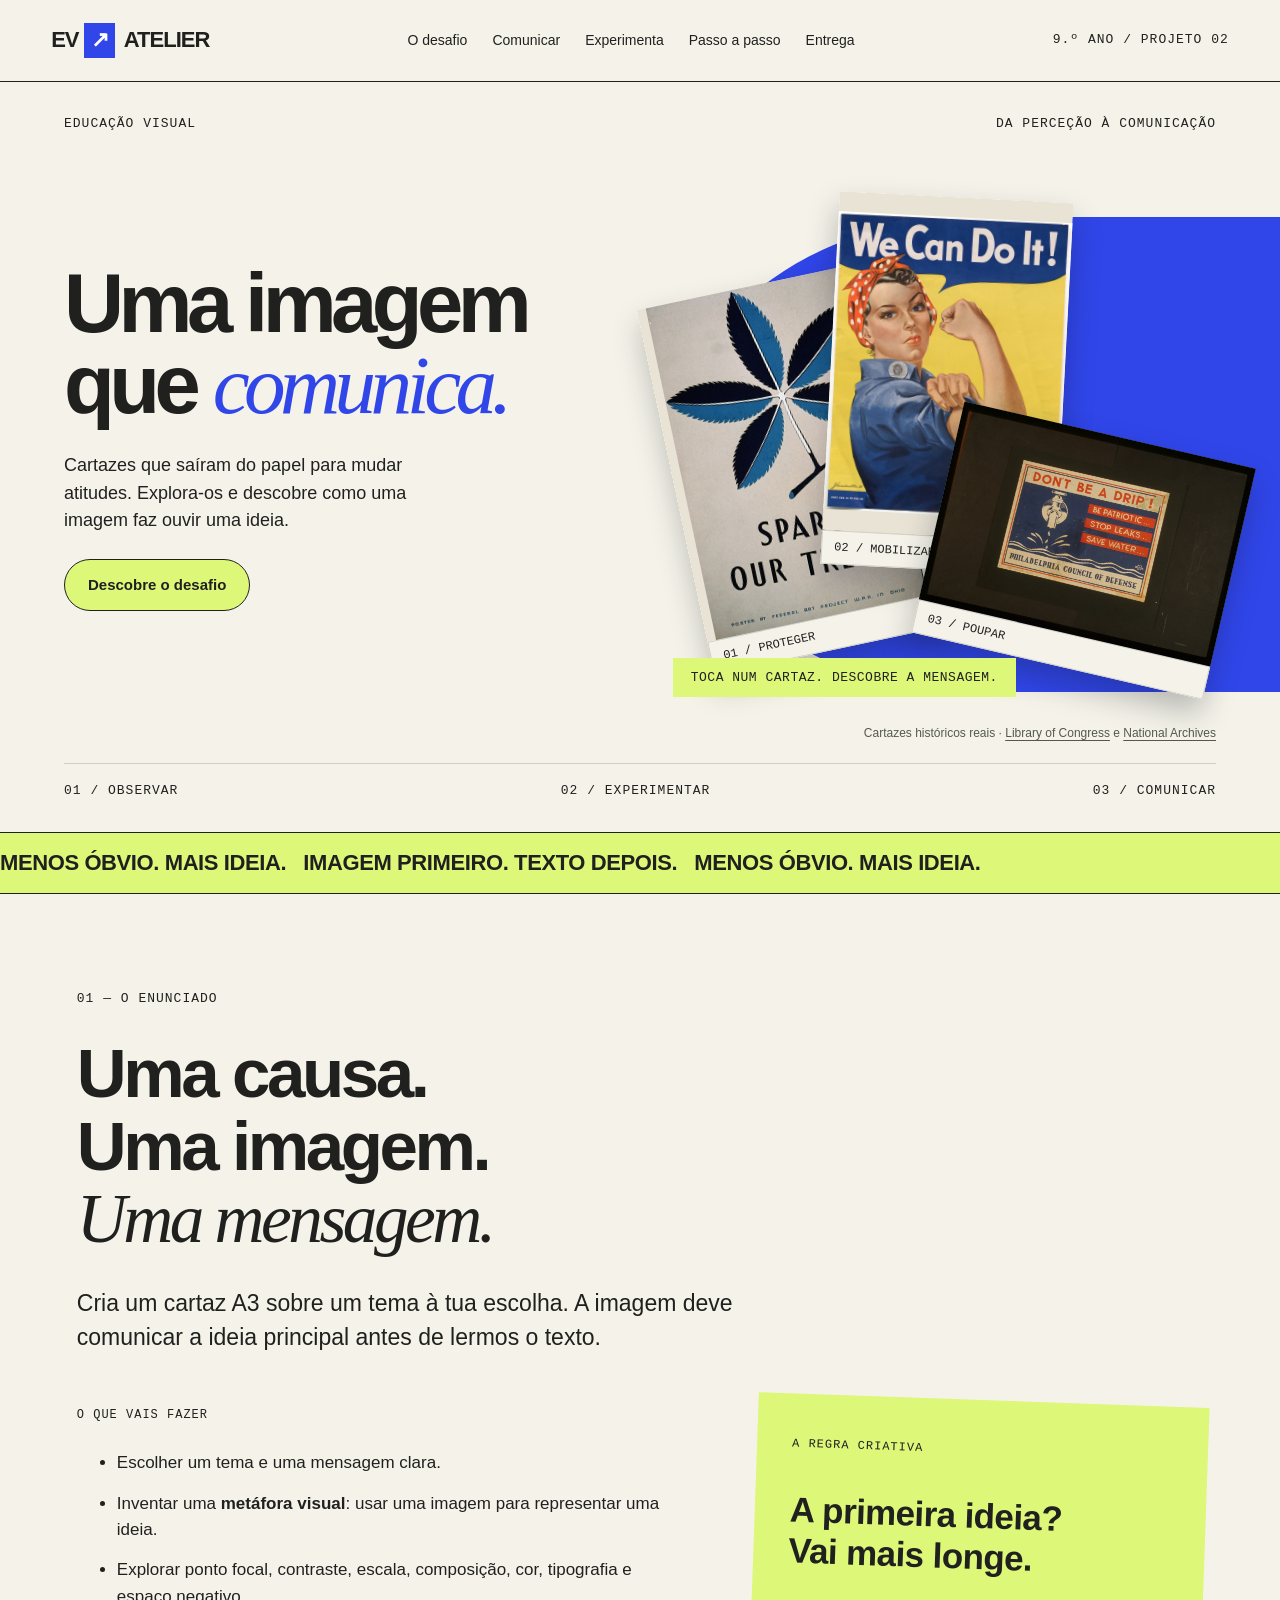
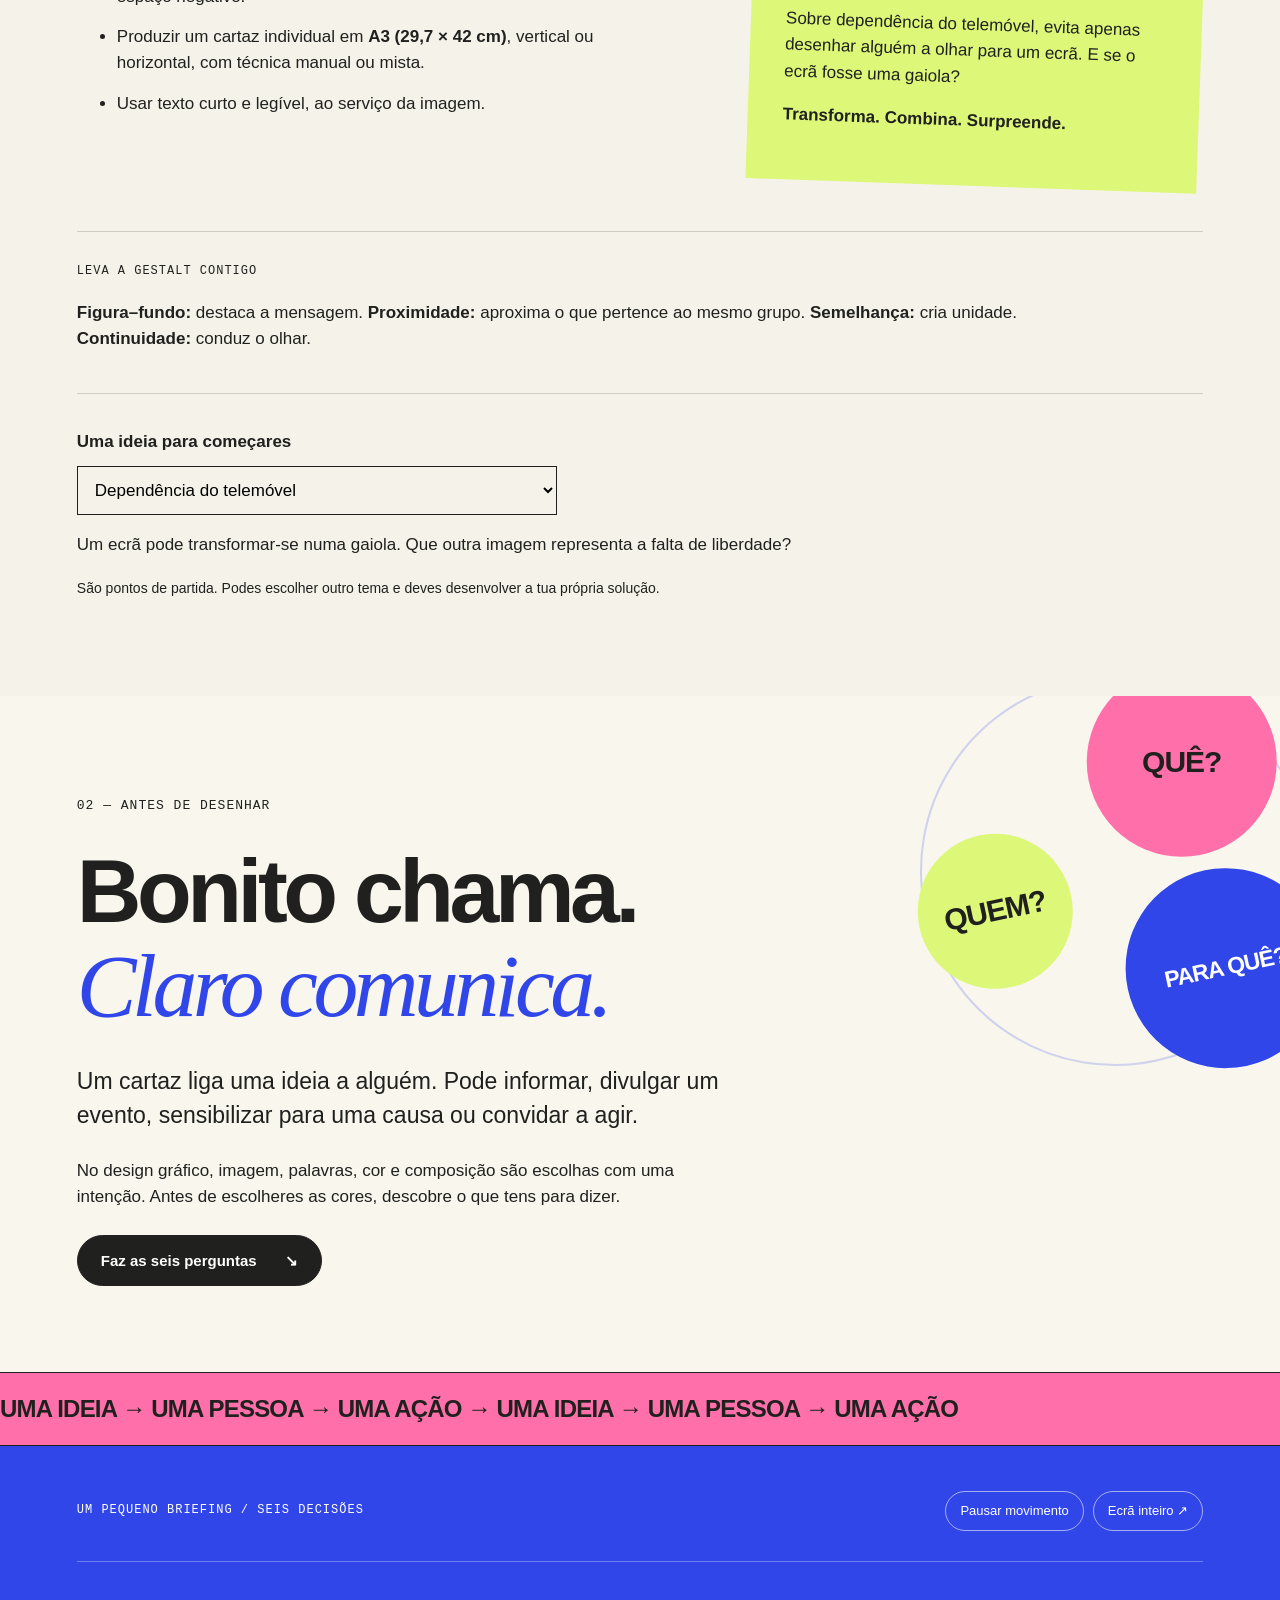
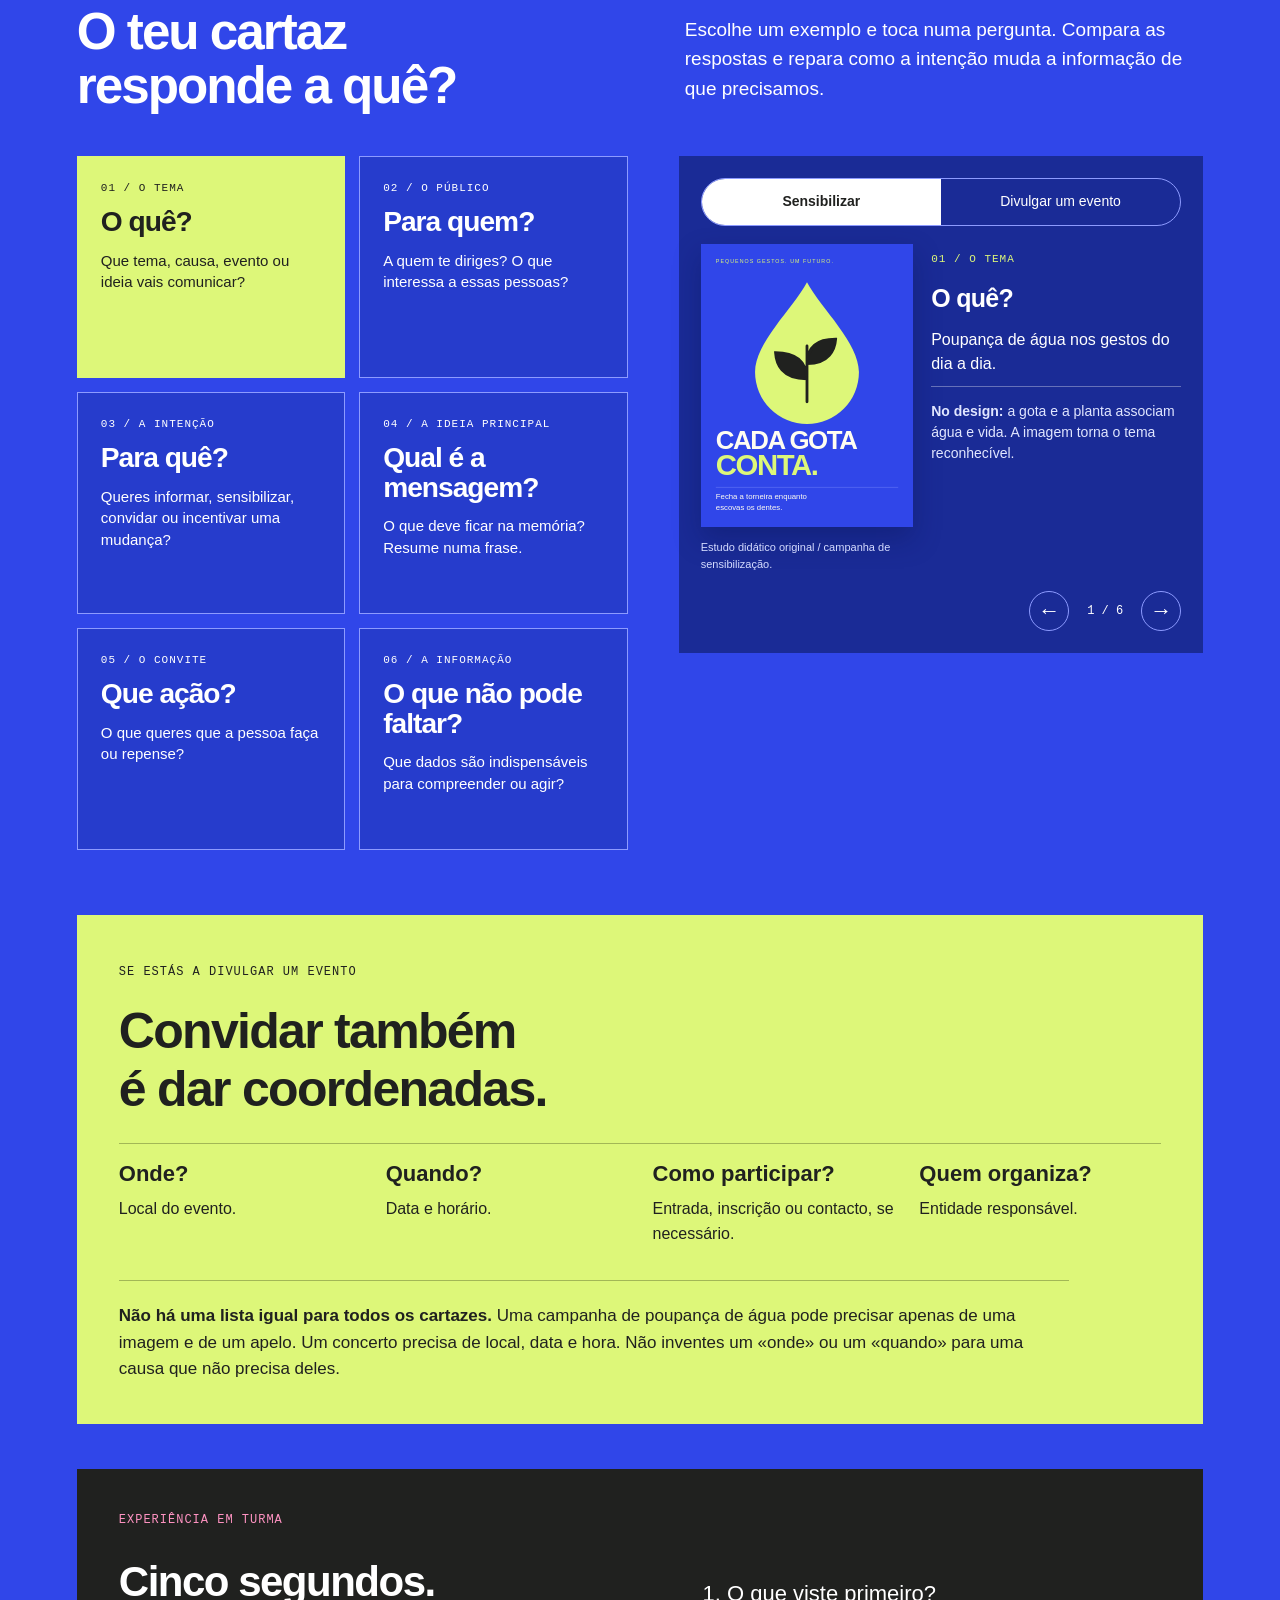
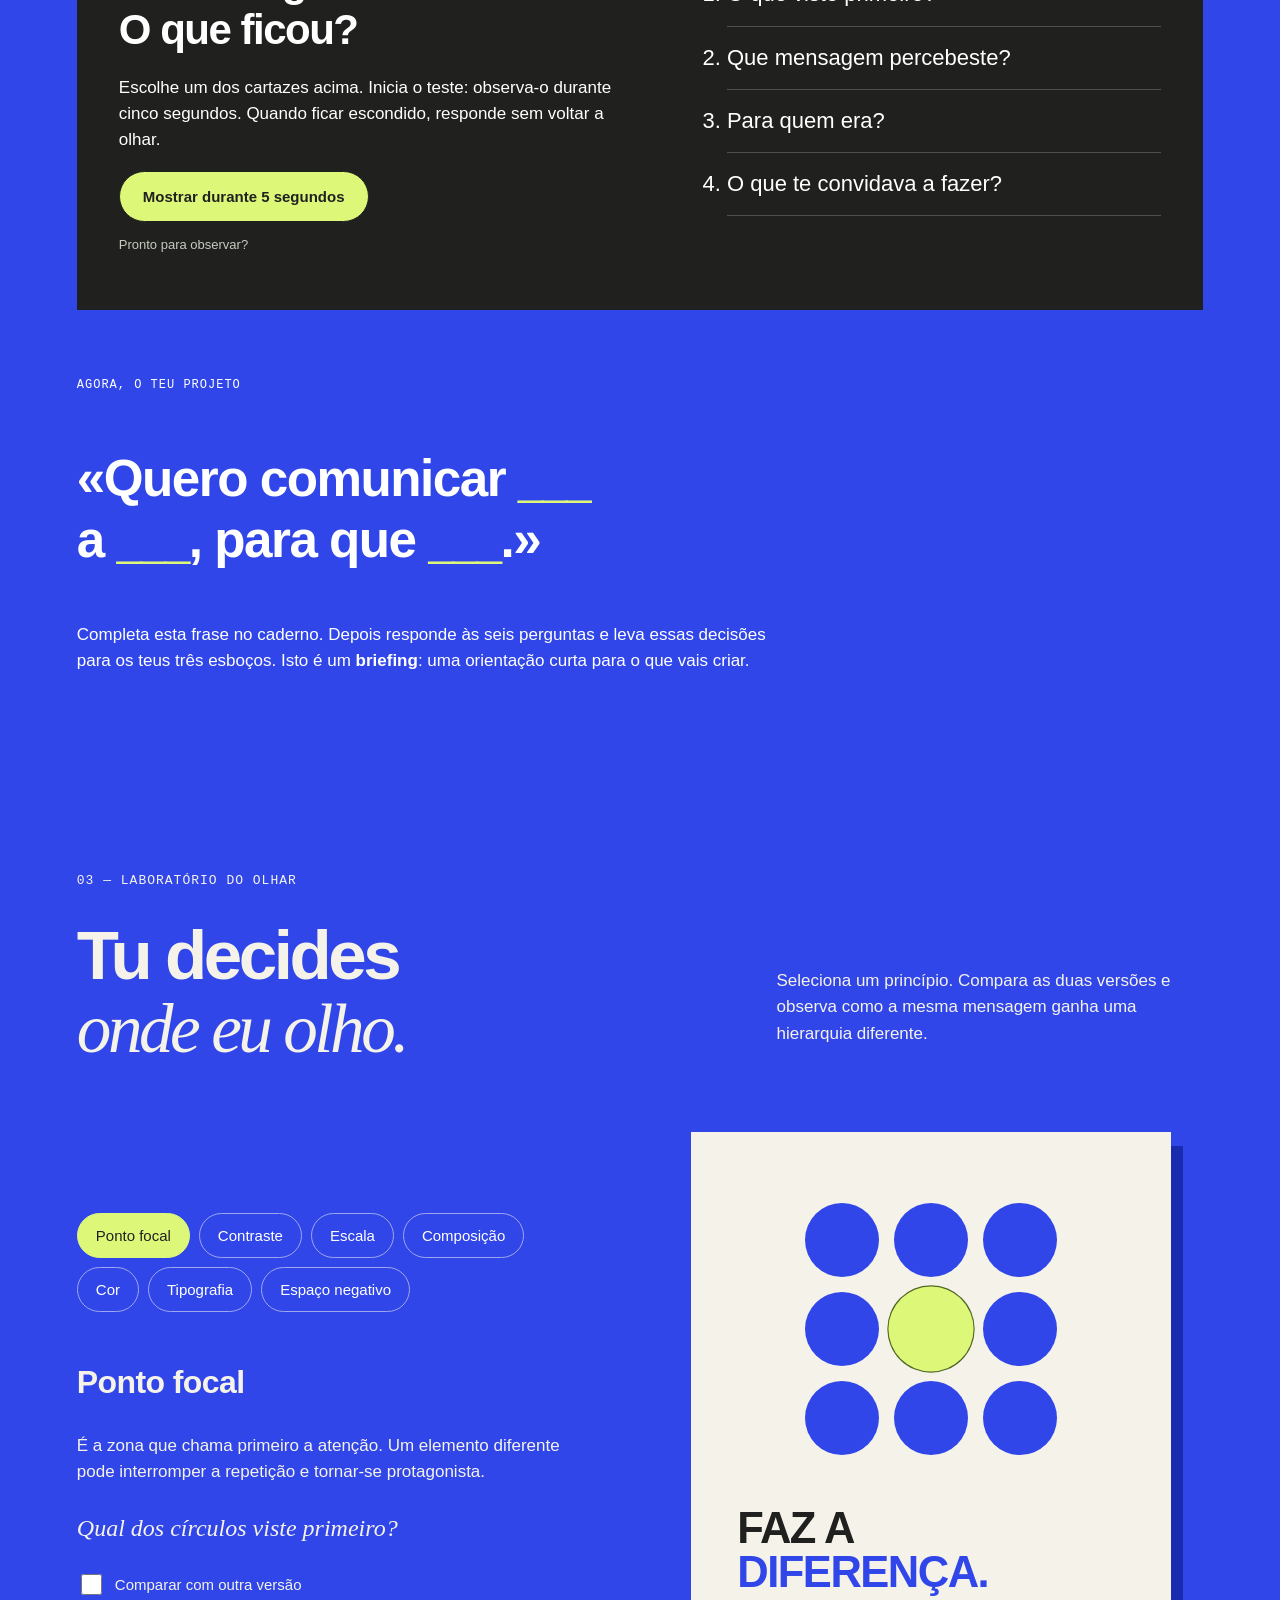
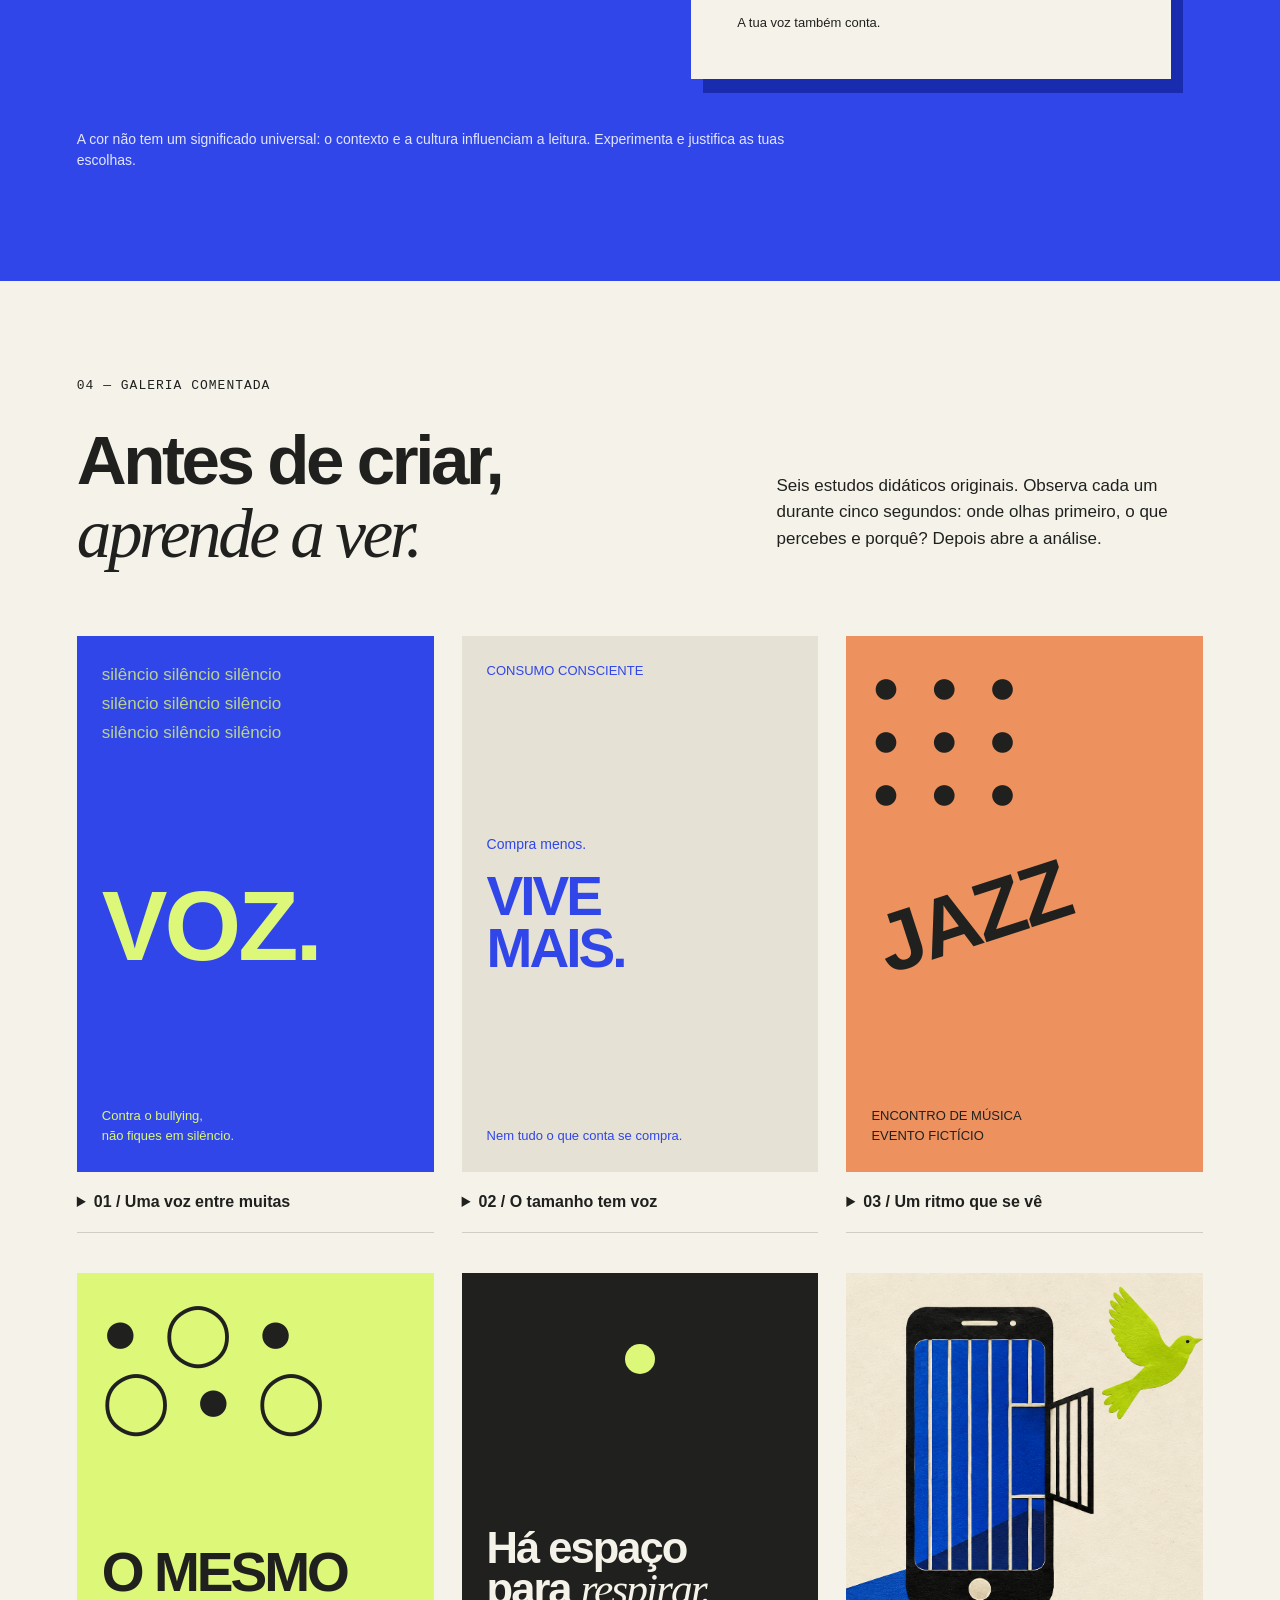
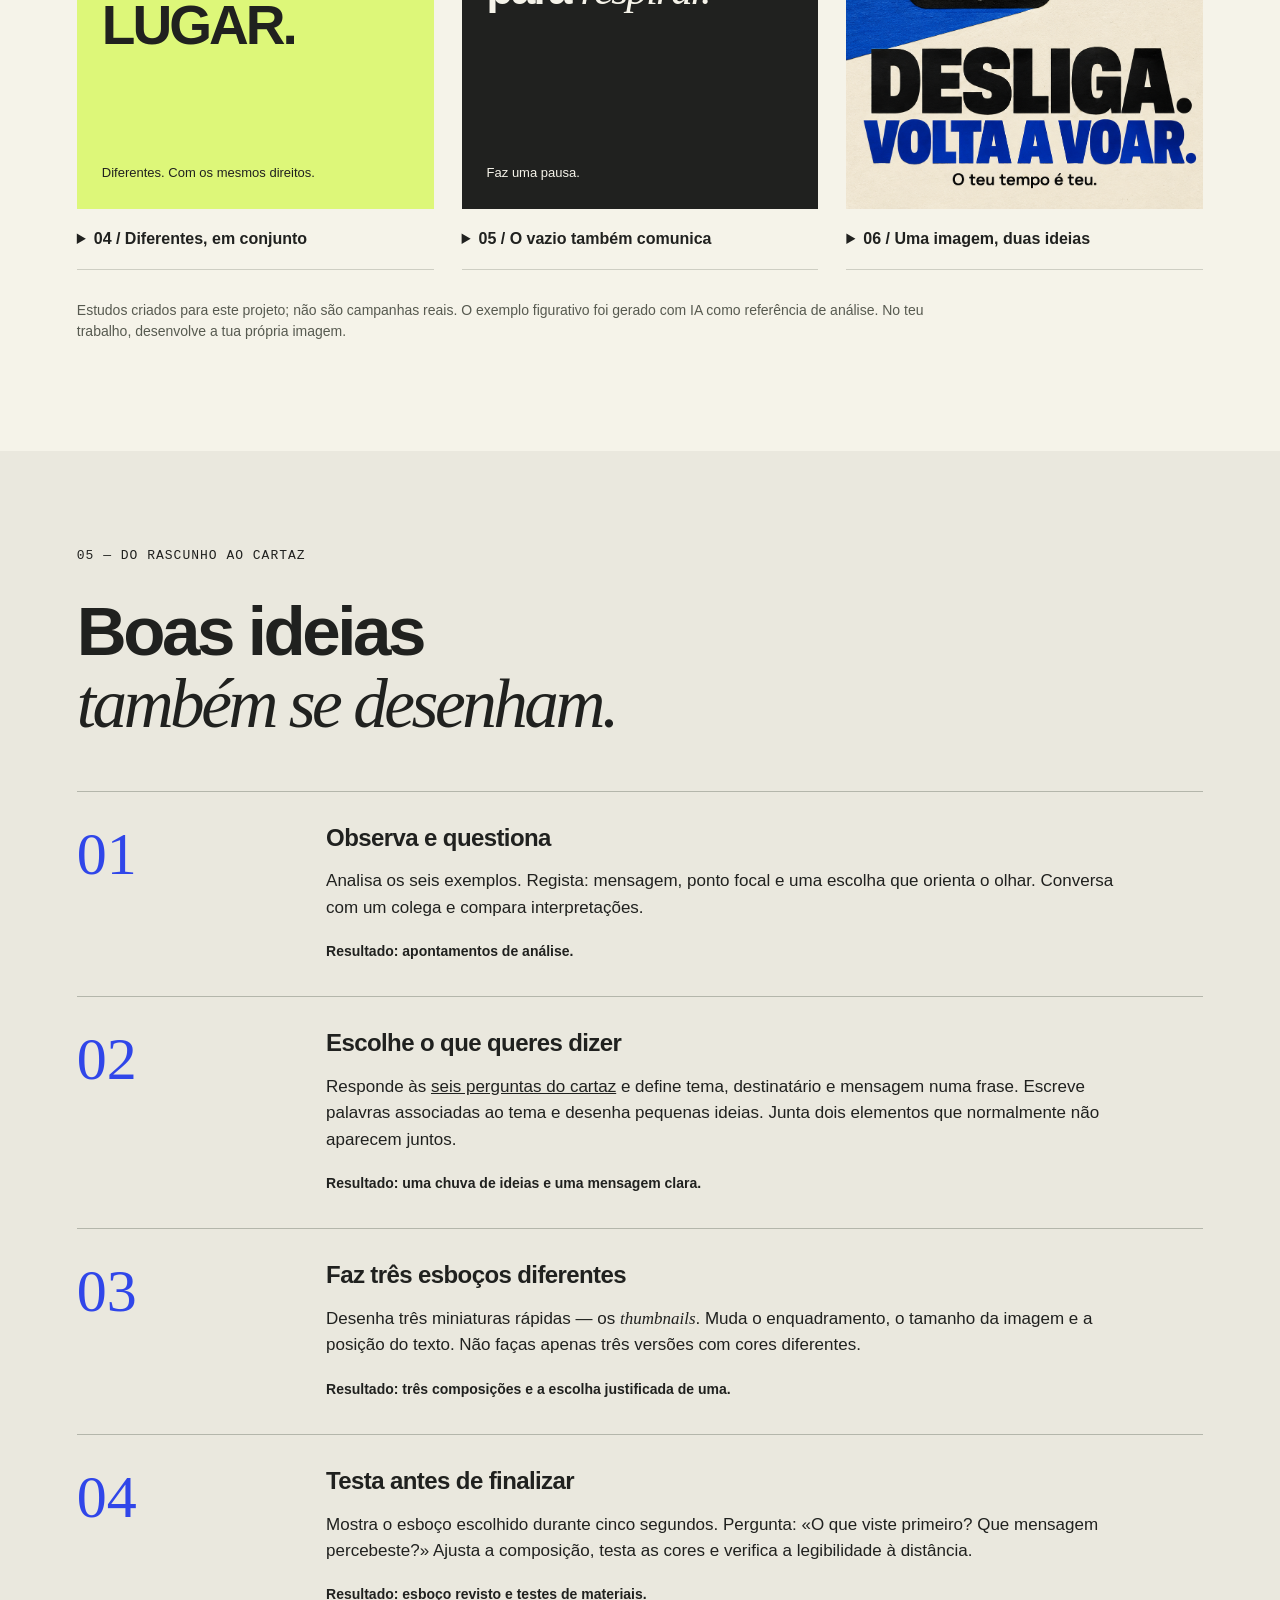
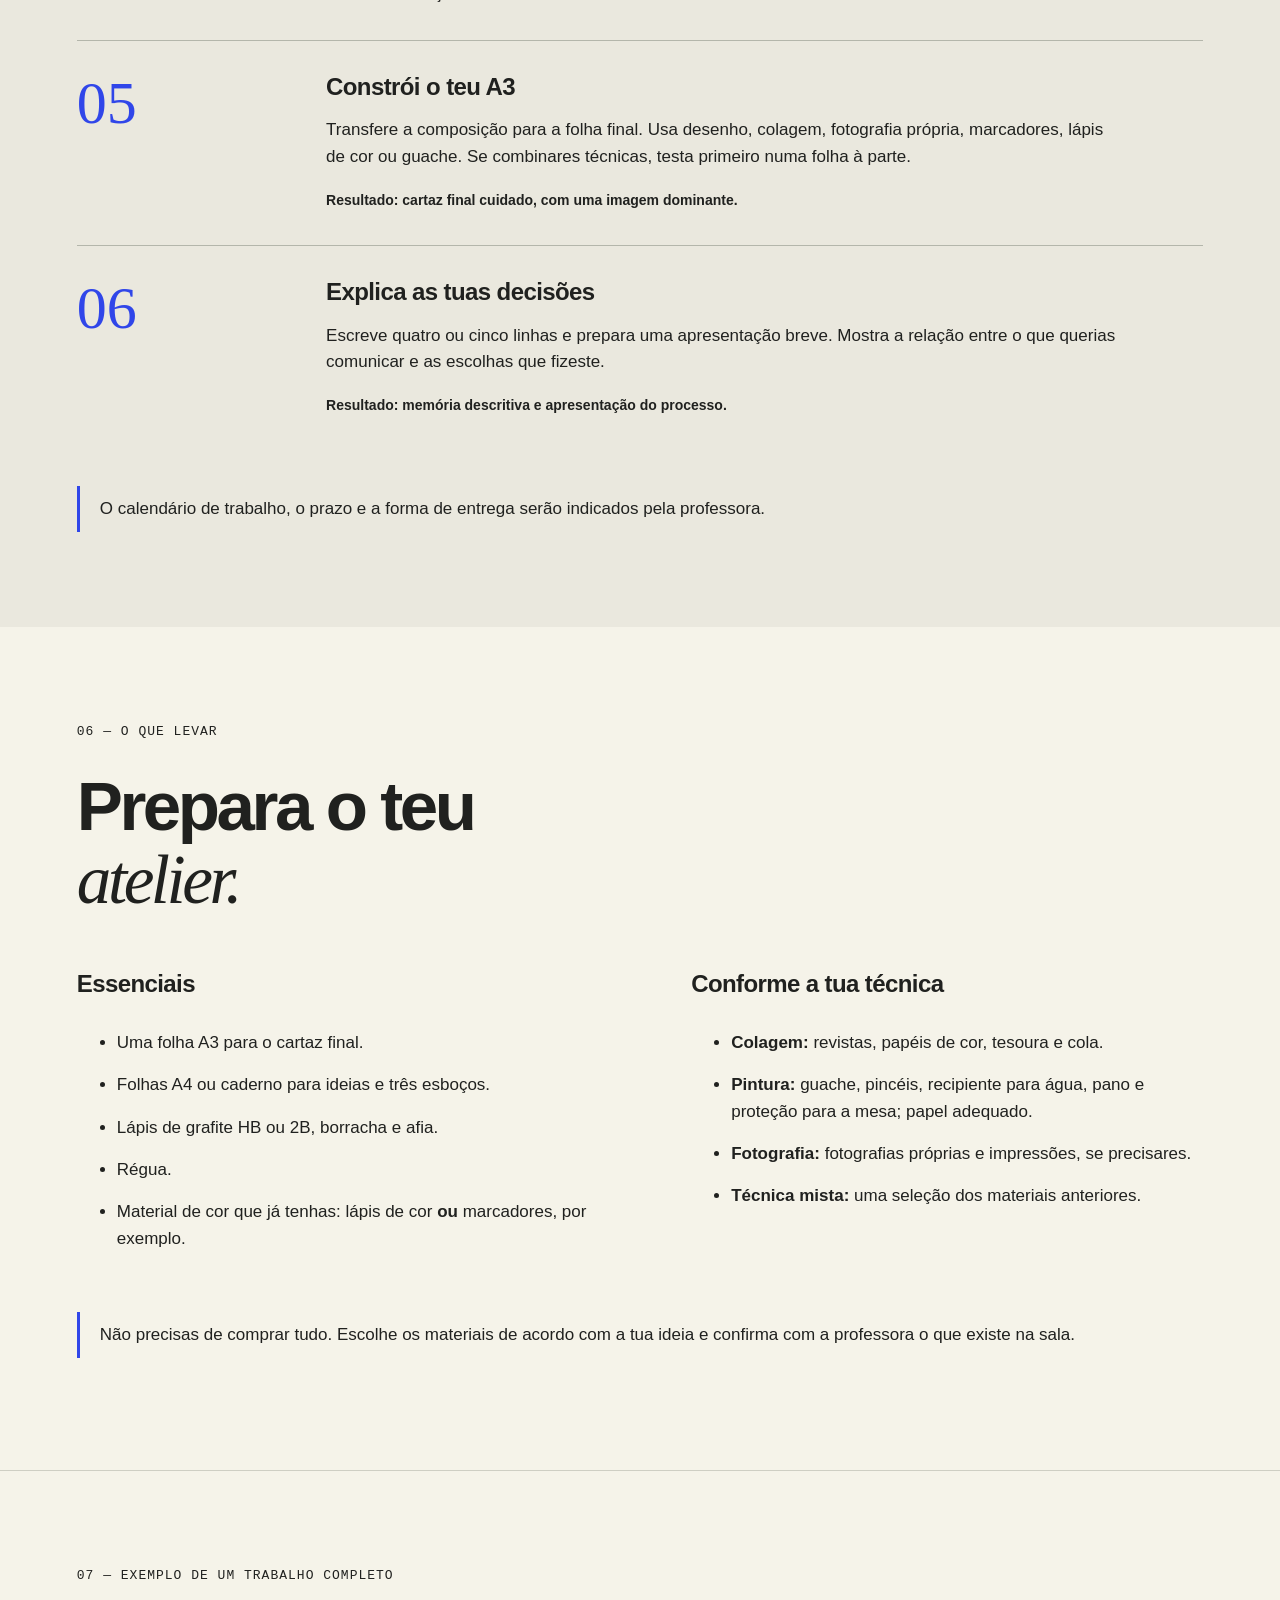
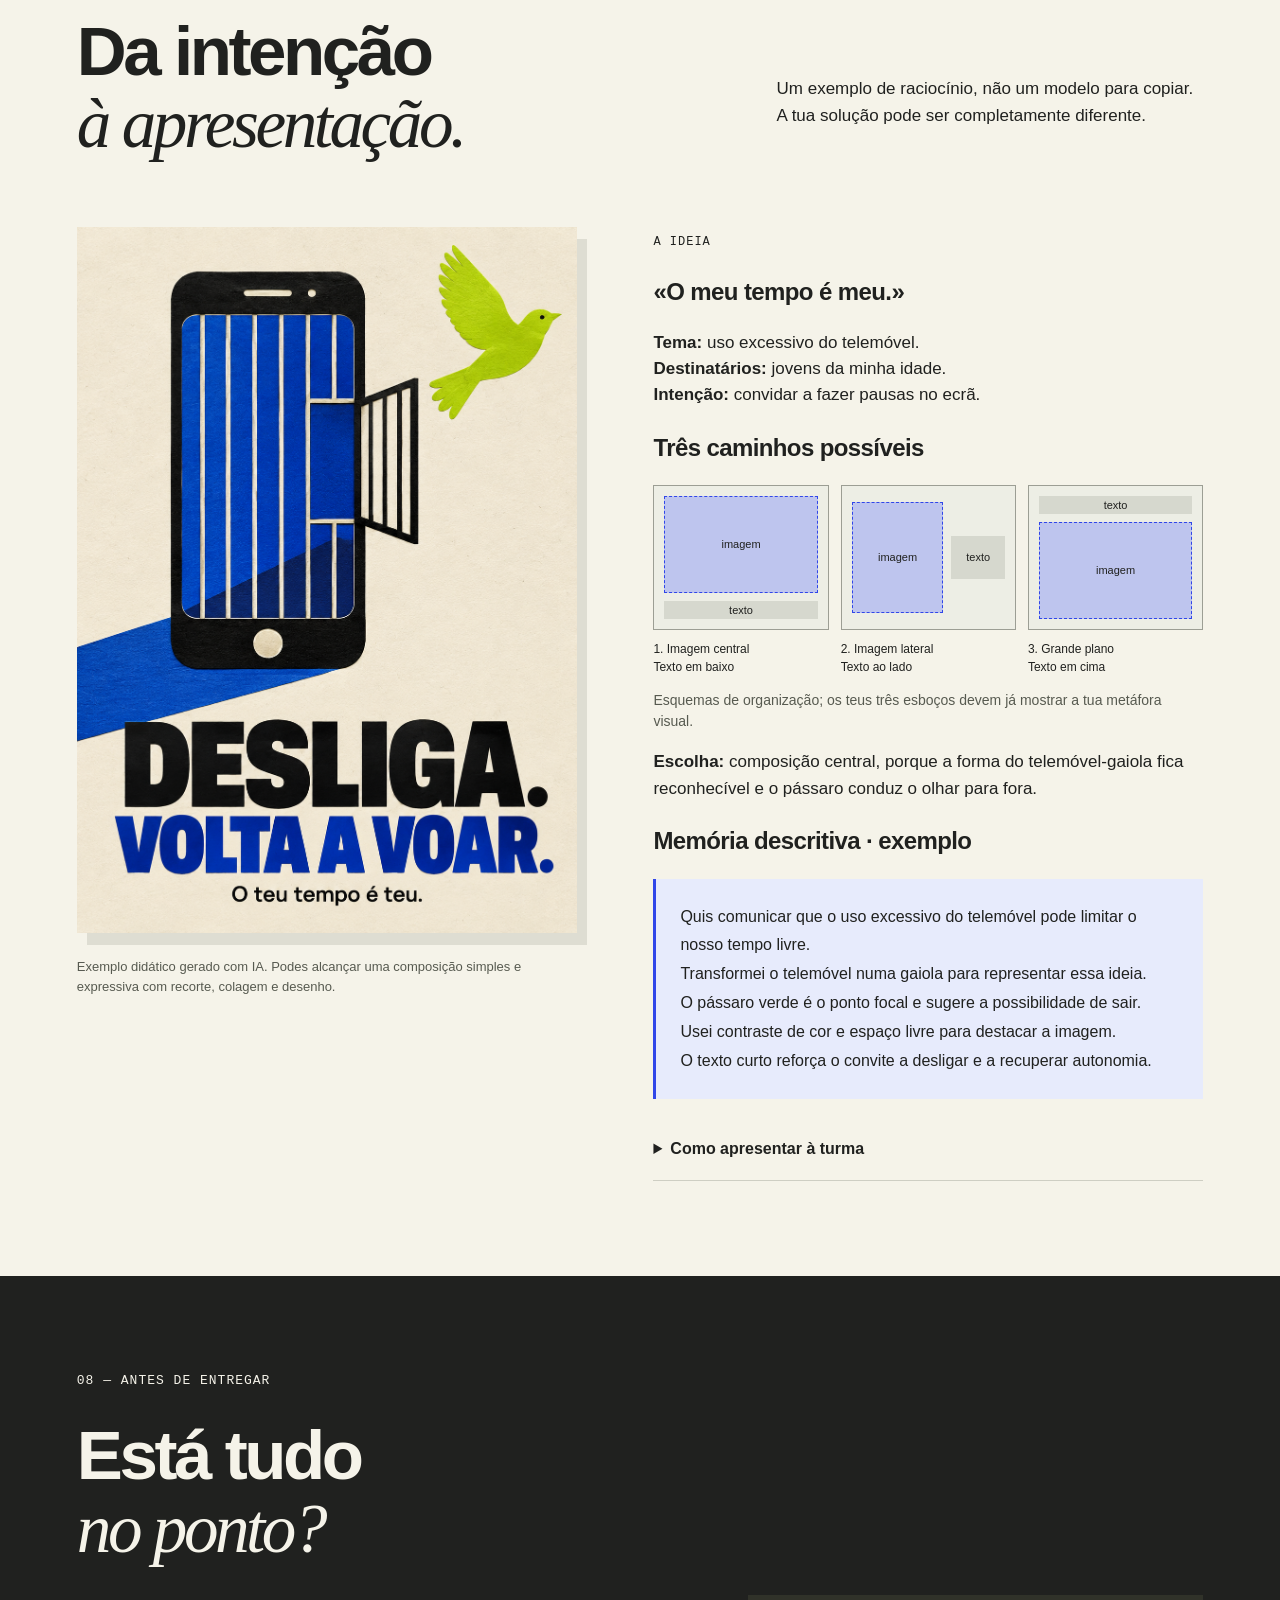
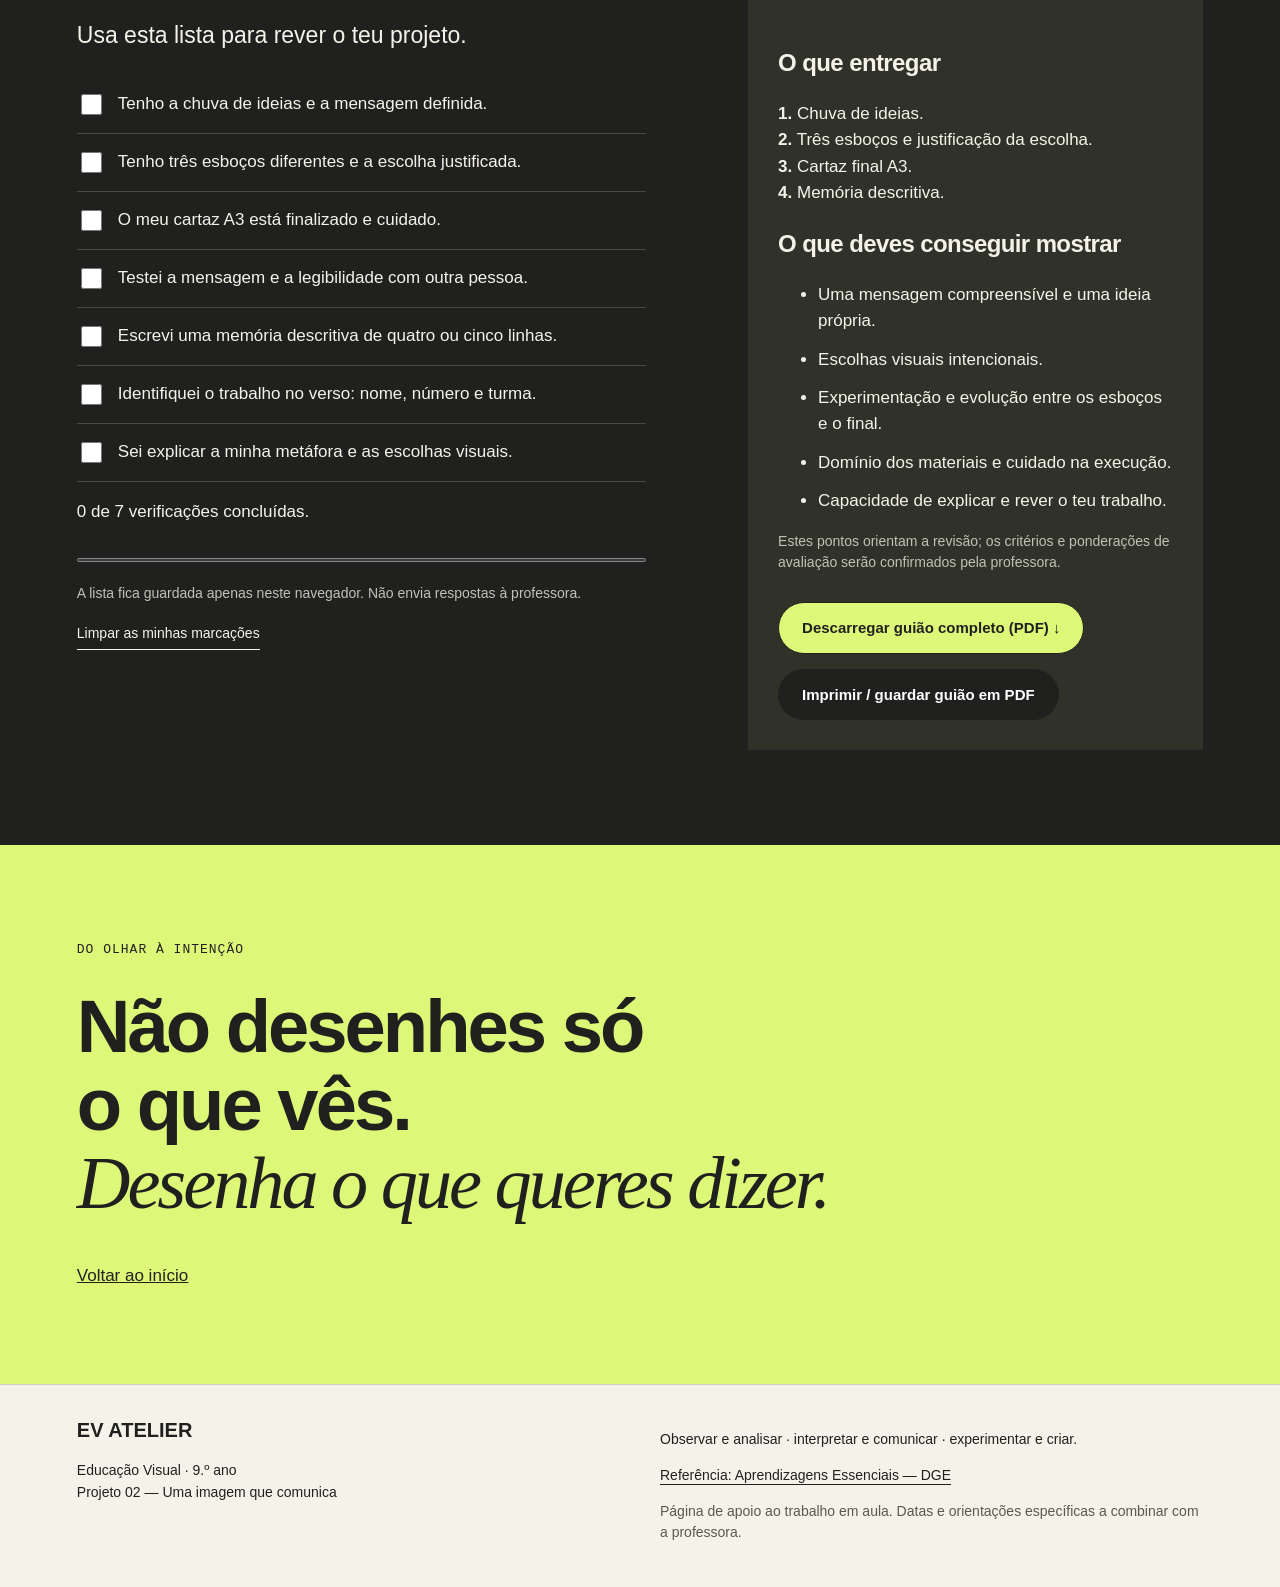
<file: index.html>
<!doctype html><html lang="pt-PT"><head><meta charset="utf-8"><meta name="viewport" content="width=device-width, initial-scale=1"><meta name="description" content="Projeto de Educação Visual do 9.º ano: cria um cartaz com uma mensagem, explora a hierarquia visual e prepara a tua apresentação."><title>Uma imagem que comunica · EV 9.º</title><link rel="icon" href="data:image/svg+xml,%3Csvg xmlns='http://www.w3.org/2000/svg' viewBox='0 0 64 64'%3E%3Crect width='64' height='64' fill='%232f45ec'/%3E%3Ccircle cx='32' cy='32' r='17' fill='%23d8f36a'/%3E%3C/svg%3E"><link rel="stylesheet" href="style.css?v=20261007"><script src="app.js?v=20261007" defer></script></head><body><a class="skip" href="#desafio">Saltar para o enunciado</a><header><a class="brand" href="#inicio">EV<span>↗</span> ATELIER</a><nav aria-label="Navegação principal"><a href="#desafio">O desafio</a><a href="#comunicar">Comunicar</a><a href="#laboratorio">Experimenta</a><a href="#percurso">Passo a passo</a><a href="#entrega">Entrega</a></nav><span class="year">9.º ANO / PROJETO 02</span></header><main><section id="inicio" class="hero"><div class="hero-meta"><span>EDUCAÇÃO VISUAL</span><span>DA PERCEÇÃO À COMUNICAÇÃO</span></div><div class="hero-layout"><div class="hero-copy"><h1>Uma imagem<br>que <em>comunica.</em></h1><div class="hero-bottom"><p>Cartazes que saíram do papel para mudar atitudes. Explora-os e descobre como uma imagem faz ouvir uma ideia.</p><a class="button lime" href="#desafio">Descobre o desafio</a></div></div><div class="campaign-wall" aria-label="Explorar três cartazes de campanhas reais"><button class="poster-card" data-campaign="trees" aria-haspopup="dialog" aria-label="Ampliar e analisar Spare Our Trees"><img src="assets/campanha-arvores.jpg" width="447" height="700" alt="Spare Our Trees: folha em azul e preto sobre fundo claro."><span>01 / PROTEGER</span></button><button class="poster-card" data-campaign="work" aria-haspopup="dialog" aria-label="Ampliar e analisar We Can Do It"><img src="assets/campanha-we-can-do-it.jpg" width="600" height="800" fetchpriority="high" alt="We Can Do It!: trabalhadora com o braço dobrado sobre fundo amarelo."><span>02 / MOBILIZAR</span></button><button class="poster-card" data-campaign="water" aria-haspopup="dialog" aria-label="Ampliar e analisar Save Water"><img src="assets/campanha-agua.jpg" width="600" height="800" alt="Don't be a drip! Save water: cartaz de campanha para evitar fugas e poupar água."><span>03 / POUPAR</span></button><p class="wall-caption">TOCA NUM CARTAZ. DESCOBRE A MENSAGEM.</p></div></div><p class="campaign-credit">Cartazes históricos reais · <a href="https://www.loc.gov/item/98517129/" target="_blank" rel="noopener noreferrer">Library of Congress</a> e <a href="https://www.archives.gov/research/still-pictures/highlights/we-can-do-it" target="_blank" rel="noopener noreferrer">National Archives</a></p><div class="hero-foot"><span>01 / OBSERVAR</span><span>02 / EXPERIMENTAR</span><span>03 / COMUNICAR</span></div></section><div class="ticker" aria-hidden="true"><span>MENOS ÓBVIO. MAIS IDEIA. &nbsp; IMAGEM PRIMEIRO. TEXTO DEPOIS. &nbsp; MENOS ÓBVIO. MAIS IDEIA.</span></div><section id="desafio" class="section"><p class="eyebrow">01 — O ENUNCIADO</p><h2>Uma causa.<br>Uma imagem.<br><em>Uma mensagem.</em></h2><p class="lead">Cria um cartaz A3 sobre um tema à tua escolha. A imagem deve comunicar a ideia principal antes de lermos o texto.</p>
<div class="brief-grid"><div class="brief"><span class="tag">O QUE VAIS FAZER</span><ul><li>Escolher um tema e uma mensagem clara.</li><li>Inventar uma <strong>metáfora visual</strong>: usar uma imagem para representar uma ideia.</li><li>Explorar ponto focal, contraste, escala, composição, cor, tipografia e espaço negativo.</li><li>Produzir um cartaz individual em <strong>A3 (29,7 × 42 cm)</strong>, vertical ou horizontal, com técnica manual ou mista.</li><li>Usar texto curto e legível, ao serviço da imagem.</li></ul></div><aside class="rule"><span class="tag">A REGRA CRIATIVA</span><h3>A primeira ideia?<br>Vai mais longe.</h3><p>Sobre dependência do telemóvel, evita apenas desenhar alguém a olhar para um ecrã. E se o ecrã fosse uma gaiola?</p><p><strong>Transforma. Combina. Surpreende.</strong></p></aside></div>
<div class="gestalt"><span class="tag">LEVA A GESTALT CONTIGO</span><p><strong>Figura–fundo:</strong> destaca a mensagem. <strong>Proximidade:</strong> aproxima o que pertence ao mesmo grupo. <strong>Semelhança:</strong> cria unidade. <strong>Continuidade:</strong> conduz o olhar.</p></div>
<div class="theme-picker"><label for="theme">Uma ideia para começares</label><select id="theme"><option value="telemovel">Dependência do telemóvel</option><option value="ambiente">Ambiente</option><option value="bullying">Bullying</option><option value="igualdade">Igualdade</option><option value="consumo">Consumo</option><option value="musica">Música / evento fictício</option></select><p id="theme-idea" aria-live="polite">Um ecrã pode transformar-se numa gaiola. Que outra imagem representa a falta de liberdade?</p><small>São pontos de partida. Podes escolher outro tema e deves desenvolver a tua própria solução.</small></div></section>

<section id="comunicar" class="communication section" aria-labelledby="communication-title">
 <div class="comm-intro"><p class="eyebrow">02 — ANTES DE DESENHAR</p><div class="comm-orbit" aria-hidden="true"><span>QUÊ?</span><span>QUEM?</span><span>PARA QUÊ?</span></div><h2 id="communication-title">Bonito chama.<br><em>Claro comunica.</em></h2><p class="lead">Um cartaz liga uma ideia a alguém. Pode informar, divulgar um evento, sensibilizar para uma causa ou convidar a agir.</p><p class="comm-intro-note">No design gráfico, imagem, palavras, cor e composição são escolhas com uma intenção. Antes de escolheres as cores, descobre o que tens para dizer.</p><a class="button" href="#perguntas-cartaz">Faz as seis perguntas <span aria-hidden="true">↘</span></a></div>
 <div class="comm-ribbon" aria-hidden="true"><span>UMA IDEIA → UMA PESSOA → UMA AÇÃO → UMA IDEIA → UMA PESSOA → UMA AÇÃO</span></div>
 <div id="perguntas-cartaz" class="comm-workshop">
  <div class="comm-toolbar"><p class="eyebrow">UM PEQUENO BRIEFING / SEIS DECISÕES</p><div><button id="motion-toggle" class="comm-control" type="button" aria-pressed="false">Pausar movimento</button><button id="present-communication" class="comm-control" type="button">Ecrã inteiro ↗</button></div></div>
  <div class="comm-workshop-heading"><h3>O teu cartaz<br>responde a quê?</h3><p>Escolhe um exemplo e toca numa pergunta. Compara as respostas e repara como a intenção muda a informação de que precisamos.</p></div>
  <div class="comm-layout"><div class="brief-questions" role="group" aria-label="As seis perguntas do cartaz"><button class="brief-question is-active" type="button" data-question="0" aria-pressed="true" aria-controls="brief-answer"><span>01 / O tema</span><strong>O quê?</strong><small>Que tema, causa, evento ou ideia vais comunicar?</small></button><button class="brief-question" type="button" data-question="1" aria-pressed="false" aria-controls="brief-answer"><span>02 / O público</span><strong>Para quem?</strong><small>A quem te diriges? O que interessa a essas pessoas?</small></button><button class="brief-question" type="button" data-question="2" aria-pressed="false" aria-controls="brief-answer"><span>03 / A intenção</span><strong>Para quê?</strong><small>Queres informar, sensibilizar, convidar ou incentivar uma mudança?</small></button><button class="brief-question" type="button" data-question="3" aria-pressed="false" aria-controls="brief-answer"><span>04 / A ideia principal</span><strong>Qual é a mensagem?</strong><small>O que deve ficar na memória? Resume numa frase.</small></button><button class="brief-question" type="button" data-question="4" aria-pressed="false" aria-controls="brief-answer"><span>05 / O convite</span><strong>Que ação?</strong><small>O que queres que a pessoa faça ou repense?</small></button><button class="brief-question" type="button" data-question="5" aria-pressed="false" aria-controls="brief-answer"><span>06 / A informação</span><strong>O que não pode faltar?</strong><small>Que dados são indispensáveis para compreender ou agir?</small></button></div>
   <div class="comm-example"><div class="example-switch" role="group" aria-label="Tipo de cartaz"><button type="button" data-poster="cause" aria-pressed="true" class="is-active">Sensibilizar</button><button type="button" data-poster="event" aria-pressed="false">Divulgar um evento</button></div><figure class="comm-poster"><img id="communication-poster" src="assets/posters/agua.svg" width="600" height="800" alt="Cada gota conta: uma gota contém uma planta. Fecha a torneira enquanto escovas os dentes."><figcaption id="communication-caption">Estudo didático original / campanha de sensibilização.</figcaption></figure><div class="brief-answer" id="brief-answer" aria-live="polite" aria-atomic="true"><span id="answer-label">01 / O TEMA</span><h4 id="answer-title">O quê?</h4><p id="answer-text">Poupança de água nos gestos do dia a dia.</p><p id="answer-design"><strong>No design:</strong> a gota e a planta associam água e vida. A imagem torna o tema reconhecível.</p></div><div class="question-navigation"><button type="button" id="question-prev" aria-label="Pergunta anterior">←</button><span id="question-position">1 / 6</span><button type="button" id="question-next" aria-label="Pergunta seguinte">→</button></div></div>
  </div>
  <div class="event-info"><span class="tag">SE ESTÁS A DIVULGAR UM EVENTO</span><h3>Convidar também<br>é dar coordenadas.</h3><div class="event-fields"><p><strong>Onde?</strong><span>Local do evento.</span></p><p><strong>Quando?</strong><span>Data e horário.</span></p><p><strong>Como participar?</strong><span>Entrada, inscrição ou contacto, se necessário.</span></p><p><strong>Quem organiza?</strong><span>Entidade responsável.</span></p></div><p class="event-note"><strong>Não há uma lista igual para todos os cartazes.</strong> Uma campanha de poupança de água pode precisar apenas de uma imagem e de um apelo. Um concerto precisa de local, data e hora. Não inventes um «onde» ou um «quando» para uma causa que não precisa deles.</p></div>
  <div class="print-comparison"><h3>Dois cartazes, duas intenções</h3><div><figure><img src="assets/posters/agua.svg" width="600" height="800" alt="Campanha Cada gota conta"><figcaption>Sensibilizar: poupar água, com um gesto concreto.</figcaption></figure><figure><img src="assets/posters/evento.svg" width="600" height="800" alt="Cartaz Som no pátio, evento fictício"><figcaption>Divulgar: convidar para um concerto e indicar como participar.</figcaption></figure></div><p>Exemplos didáticos originais. O concerto, a data e o local são fictícios.</p></div>
  <div class="five-second-test"><div><p class="eyebrow">EXPERIÊNCIA EM TURMA</p><h3>Cinco segundos.<br>O que ficou?</h3><p>Escolhe um dos cartazes acima. Inicia o teste: observa-o durante cinco segundos. Quando ficar escondido, responde sem voltar a olhar.</p><button class="button lime" id="start-poster-test" type="button">Mostrar durante 5 segundos</button><p id="test-status" role="status">Pronto para observar?</p></div><ol><li>O que viste primeiro?</li><li>Que mensagem percebeste?</li><li>Para quem era?</li><li>O que te convidava a fazer?</li></ol></div>
  <div class="brief-takeaway"><span class="tag">AGORA, O TEU PROJETO</span><h3>«Quero comunicar <em>___</em><br>a <em>___</em>, para que <em>___</em>.»</h3><p>Completa esta frase no caderno. Depois responde às seis perguntas e leva essas decisões para os teus três esboços. Isto é um <strong>briefing</strong>: uma orientação curta para o que vais criar.</p></div>
 </div>
</section>
<dialog id="poster-test-dialog" class="poster-test-dialog" aria-labelledby="test-dialog-title"><div class="test-dialog-bar"><h2 id="test-dialog-title">Observa o cartaz.</h2><span id="test-count" aria-hidden="true">5</span><button type="button" id="close-poster-test">Fechar ✕</button></div><img id="test-poster-image" src="assets/posters/agua.svg" width="600" height="800" alt="Cartaz do teste de observação"><div id="test-recall" hidden><span class="tag">SEM VOLTAR A OLHAR</span><h3>Que mensagem ficou?</h3><p>O que viste primeiro? Para quem era? O que te convidava a fazer?</p><button type="button" id="reveal-test-poster" class="button lime">Voltar a ver e comparar</button></div></dialog>
<section id="laboratorio" class="section lab"><p class="eyebrow">03 — LABORATÓRIO DO OLHAR</p><div class="section-heading"><h2>Tu decides<br><em>onde eu olho.</em></h2><p>Seleciona um princípio. Compara as duas versões e observa como a mesma mensagem ganha uma hierarquia diferente.</p></div><div class="lab-layout"><div><div class="concepts" role="group" aria-label="Princípios de comunicação visual"><button class="active" aria-pressed="true" data-concept="foco">Ponto focal</button><button aria-pressed="false" data-concept="contraste">Contraste</button><button aria-pressed="false" data-concept="escala">Escala</button><button aria-pressed="false" data-concept="composicao">Composição</button><button aria-pressed="false" data-concept="cor">Cor</button><button aria-pressed="false" data-concept="tipo">Tipografia</button><button aria-pressed="false" data-concept="espaco">Espaço negativo</button></div><div class="concept-copy" aria-live="polite"><h3 id="concept-title">Ponto focal</h3><p id="concept-desc">É a zona que chama primeiro a atenção. Um elemento diferente pode interromper a repetição e tornar-se protagonista.</p><p id="concept-question" class="question">Qual dos círculos viste primeiro?</p></div><label class="toggle"><input id="before" type="checkbox"> Comparar com outra versão</label></div><div class="lab-poster" id="lab-poster" data-mode="foco" role="img" aria-label="Cartaz experimental: círculos azuis iguais, com um círculo maior em verde, e o texto Faz a diferença."><div class="dot-grid" aria-hidden="true"><i></i><i></i><i></i><i></i><i class="focus-dot"></i><i></i><i></i><i></i><i></i></div><div class="lab-title" aria-hidden="true">FAZ A<br><strong>DIFERENÇA.</strong></div><span class="lab-small" aria-hidden="true">A tua voz também conta.</span></div></div><p class="lab-note">A cor não tem um significado universal: o contexto e a cultura influenciam a leitura. Experimenta e justifica as tuas escolhas.</p></section>
<section id="exemplos" class="section"><p class="eyebrow">04 — GALERIA COMENTADA</p><div class="section-heading"><h2>Antes de criar,<br><em>aprende a ver.</em></h2><p>Seis estudos didáticos originais. Observa cada um durante cinco segundos: onde olhas primeiro, o que percebes e porquê? Depois abre a análise.</p></div><div class="gallery">
<article><div class="mini-poster p-one" role="img" aria-label="Cartaz azul com a palavra VOZ grande a verde e muitas palavras silêncio pequenas."><div class="whispers" aria-hidden="true">silêncio silêncio silêncio<br>silêncio silêncio silêncio<br>silêncio silêncio silêncio</div><strong aria-hidden="true">VOZ.</strong><span aria-hidden="true">Contra o bullying,<br>não fiques em silêncio.</span></div><details><summary>01 / Uma voz entre muitas</summary><p><strong>Mensagem:</strong> quebrar o silêncio perante o bullying. <strong>Olhar:</strong> a palavra «VOZ» destaca-se pela escala e pelo contraste. A repetição das palavras pequenas cria ritmo.</p><p><strong>Experimenta:</strong> se todas as palavras fossem grandes, qual se destacaria?</p></details></article>
<article><div class="mini-poster p-two" role="img" aria-label="Cartaz creme com a palavra MENOS pequena e a palavra MAIS muito grande em azul."><span aria-hidden="true">CONSUMO CONSCIENTE</span><div aria-hidden="true"><small>Compra menos.</small><strong>VIVE<br>MAIS.</strong></div><span aria-hidden="true">Nem tudo o que conta se compra.</span></div><details><summary>02 / O tamanho tem voz</summary><p><strong>Mensagem:</strong> valorizar experiências em vez de acumular objetos. <strong>Olhar:</strong> a escala define a ordem de leitura. O espaço livre deixa a frase respirar.</p><p><strong>Experimenta:</strong> aproxima todos os elementos das margens. A leitura melhora?</p></details></article>
<article><div class="mini-poster p-three" role="img" aria-label="Cartaz laranja com a palavra JAZZ em diagonal e círculos pretos repetidos."><div class="rhythm" aria-hidden="true">● ● ●<br>● ● ●<br>● ● ●</div><strong aria-hidden="true">JAZZ</strong><span aria-hidden="true">ENCONTRO DE MÚSICA<br>EVENTO FICTÍCIO</span></div><details><summary>03 / Um ritmo que se vê</summary><p><strong>Mensagem:</strong> anunciar um encontro de música. <strong>Olhar:</strong> a repetição cria ritmo; a diagonal sugere movimento. O texto secundário fica agrupado por proximidade.</p><p><strong>Experimenta:</strong> imagina a palavra na horizontal. Muda a sensação?</p></details></article>
<article><div class="mini-poster p-four" role="img" aria-label="Cartaz verde com círculos diferentes em duas filas e o título O mesmo lugar."><div class="equals" aria-hidden="true">● ◯ ●<br>◯ ● ◯</div><strong aria-hidden="true">O MESMO<br>LUGAR.</strong><span aria-hidden="true">Diferentes. Com os mesmos direitos.</span></div><details><summary>04 / Diferentes, em conjunto</summary><p><strong>Mensagem:</strong> igualdade de direitos. <strong>Olhar:</strong> círculos cheios e vazios ocupam espaços equivalentes. A estrutura regular comunica equilíbrio.</p><p><strong>Experimenta:</strong> o que comunicaria um círculo isolado fora do grupo?</p></details></article>
<article><div class="mini-poster p-five" role="img" aria-label="Cartaz escuro com um pequeno círculo verde, muito espaço vazio e o texto Há espaço para respirar."><span class="single-dot" aria-hidden="true"></span><strong aria-hidden="true">Há espaço<br>para <em>respirar.</em></strong><span aria-hidden="true">Faz uma pausa.</span></div><details><summary>05 / O vazio também comunica</summary><p><strong>Mensagem:</strong> reservar tempo para uma pausa. <strong>Olhar:</strong> um pequeno elemento ganha atenção por estar isolado. O espaço negativo faz parte da composição.</p><p><strong>Experimenta:</strong> se preenchesses o fundo com elementos, manterias a mesma sensação?</p></details></article>
<article><div class="mini-poster p-six"><img src="assets/cartaz-exemplo.png" loading="lazy" width="1024" height="1536" alt="Cartaz Desliga. Volta a voar. Um telemóvel transforma-se numa gaiola, de onde escapa um pássaro verde."></div><details><summary>06 / Uma imagem, duas ideias</summary><p><strong>Mensagem:</strong> recuperar tempo longe do ecrã. <strong>Metáfora:</strong> o telemóvel-gaiola associa o uso excessivo à perda de liberdade; a ave que sai sugere autonomia.</p><p><strong>Experimenta:</strong> tapa o texto. Que mensagem consegues interpretar?</p></details></article></div><p class="caption">Estudos criados para este projeto; não são campanhas reais. O exemplo figurativo foi gerado com IA como referência de análise. No teu trabalho, desenvolve a tua própria imagem.</p></section>
<section id="percurso" class="section process"><p class="eyebrow">05 — DO RASCUNHO AO CARTAZ</p><h2>Boas ideias<br><em>também se desenham.</em></h2><div class="steps">
<article><span>01</span><div><h3>Observa e questiona</h3><p>Analisa os seis exemplos. Regista: mensagem, ponto focal e uma escolha que orienta o olhar. Conversa com um colega e compara interpretações.</p><small>Resultado: apontamentos de análise.</small></div></article>
<article><span>02</span><div><h3>Escolhe o que queres dizer</h3><p>Responde às <a href="#comunicar">seis perguntas do cartaz</a> e define tema, destinatário e mensagem numa frase. Escreve palavras associadas ao tema e desenha pequenas ideias. Junta dois elementos que normalmente não aparecem juntos.</p><small>Resultado: uma chuva de ideias e uma mensagem clara.</small></div></article>
<article><span>03</span><div><h3>Faz três esboços diferentes</h3><p>Desenha três miniaturas rápidas — os <em>thumbnails</em>. Muda o enquadramento, o tamanho da imagem e a posição do texto. Não faças apenas três versões com cores diferentes.</p><small>Resultado: três composições e a escolha justificada de uma.</small></div></article>
<article><span>04</span><div><h3>Testa antes de finalizar</h3><p>Mostra o esboço escolhido durante cinco segundos. Pergunta: «O que viste primeiro? Que mensagem percebeste?» Ajusta a composição, testa as cores e verifica a legibilidade à distância.</p><small>Resultado: esboço revisto e testes de materiais.</small></div></article>
<article><span>05</span><div><h3>Constrói o teu A3</h3><p>Transfere a composição para a folha final. Usa desenho, colagem, fotografia própria, marcadores, lápis de cor ou guache. Se combinares técnicas, testa primeiro numa folha à parte.</p><small>Resultado: cartaz final cuidado, com uma imagem dominante.</small></div></article>
<article><span>06</span><div><h3>Explica as tuas decisões</h3><p>Escreve quatro ou cinco linhas e prepara uma apresentação breve. Mostra a relação entre o que querias comunicar e as escolhas que fizeste.</p><small>Resultado: memória descritiva e apresentação do processo.</small></div></article></div><div class="note">O calendário de trabalho, o prazo e a forma de entrega serão indicados pela professora.</div></section>
<section id="materiais" class="section materials"><p class="eyebrow">06 — O QUE LEVAR</p><h2>Prepara o teu<br><em>atelier.</em></h2><div class="material-grid"><div><h3>Essenciais</h3><ul><li>Uma folha A3 para o cartaz final.</li><li>Folhas A4 ou caderno para ideias e três esboços.</li><li>Lápis de grafite HB ou 2B, borracha e afia.</li><li>Régua.</li><li>Material de cor que já tenhas: lápis de cor <strong>ou</strong> marcadores, por exemplo.</li></ul></div><div><h3>Conforme a tua técnica</h3><ul><li><strong>Colagem:</strong> revistas, papéis de cor, tesoura e cola.</li><li><strong>Pintura:</strong> guache, pincéis, recipiente para água, pano e proteção para a mesa; papel adequado.</li><li><strong>Fotografia:</strong> fotografias próprias e impressões, se precisares.</li><li><strong>Técnica mista:</strong> uma seleção dos materiais anteriores.</li></ul></div></div><p class="note">Não precisas de comprar tudo. Escolhe os materiais de acordo com a tua ideia e confirma com a professora o que existe na sala.</p></section>
<section id="final" class="section final-example"><p class="eyebrow">07 — EXEMPLO DE UM TRABALHO COMPLETO</p><div class="section-heading"><h2>Da intenção<br><em>à apresentação.</em></h2><p>Um exemplo de raciocínio, não um modelo para copiar. A tua solução pode ser completamente diferente.</p></div><div class="final-grid"><figure><img src="assets/cartaz-exemplo.png" loading="lazy" width="1024" height="1536" alt="Exemplo final: telemóvel-gaiola com pássaro a sair e o slogan Desliga. Volta a voar."><figcaption>Exemplo didático gerado com IA. Podes alcançar uma composição simples e expressiva com recorte, colagem e desenho.</figcaption></figure><div><span class="tag">A IDEIA</span><h3>«O meu tempo é meu.»</h3><p><strong>Tema:</strong> uso excessivo do telemóvel.<br><strong>Destinatários:</strong> jovens da minha idade.<br><strong>Intenção:</strong> convidar a fazer pausas no ecrã.</p><h3>Três caminhos possíveis</h3><div class="thumbnails" aria-label="Esquemas de três possíveis composições"><div><div class="wire w1"><i>imagem</i><b>texto</b></div><small>1. Imagem central<br>Texto em baixo</small></div><div><div class="wire w2"><i>imagem</i><b>texto</b></div><small>2. Imagem lateral<br>Texto ao lado</small></div><div><div class="wire w3"><i>imagem</i><b>texto</b></div><small>3. Grande plano<br>Texto em cima</small></div></div><p class="caption">Esquemas de organização; os teus três esboços devem já mostrar a tua metáfora visual.</p><p><strong>Escolha:</strong> composição central, porque a forma do telemóvel-gaiola fica reconhecível e o pássaro conduz o olhar para fora.</p><h3>Memória descritiva · exemplo</h3><blockquote>Quis comunicar que o uso excessivo do telemóvel pode limitar o nosso tempo livre.<br>Transformei o telemóvel numa gaiola para representar essa ideia.<br>O pássaro verde é o ponto focal e sugere a possibilidade de sair.<br>Usei contraste de cor e espaço livre para destacar a imagem.<br>O texto curto reforça o convite a desligar e a recuperar autonomia.</blockquote><details><summary>Como apresentar à turma</summary><ol><li>Mostra o cartaz e diz a mensagem em uma frase.</li><li>Identifica o ponto focal e explica a metáfora.</li><li>Mostra os três esboços e justifica a escolha.</li><li>Explica uma alteração que fizeste depois do teste.</li><li>Refere a técnica, os materiais e uma dificuldade que resolveste.</li></ol></details></div></div></section>
<section id="entrega" class="section delivery"><p class="eyebrow">08 — ANTES DE ENTREGAR</p><h2>Está tudo<br><em>no ponto?</em></h2><div class="delivery-grid"><div><p class="lead">Usa esta lista para rever o teu projeto.</p><div class="checklist"><label><input type="checkbox" data-check="ideias"> Tenho a chuva de ideias e a mensagem definida.</label><label><input type="checkbox" data-check="esbocos"> Tenho três esboços diferentes e a escolha justificada.</label><label><input type="checkbox" data-check="cartaz"> O meu cartaz A3 está finalizado e cuidado.</label><label><input type="checkbox" data-check="mensagem"> Testei a mensagem e a legibilidade com outra pessoa.</label><label><input type="checkbox" data-check="memoria"> Escrevi uma memória descritiva de quatro ou cinco linhas.</label><label><input type="checkbox" data-check="nome"> Identifiquei o trabalho no verso: nome, número e turma.</label><label><input type="checkbox" data-check="oral"> Sei explicar a minha metáfora e as escolhas visuais.</label></div><p id="progress-text" aria-live="polite">0 de 7 verificações concluídas.</p><progress id="progress" value="0" max="7" aria-label="Progresso da revisão"></progress><p class="caption">A lista fica guardada apenas neste navegador. Não envia respostas à professora.</p><button class="text-button" id="reset">Limpar as minhas marcações</button></div><aside><h3>O que entregar</h3><p><strong>1.</strong> Chuva de ideias.<br><strong>2.</strong> Três esboços e justificação da escolha.<br><strong>3.</strong> Cartaz final A3.<br><strong>4.</strong> Memória descritiva.</p><h3>O que deves conseguir mostrar</h3><ul><li>Uma mensagem compreensível e uma ideia própria.</li><li>Escolhas visuais intencionais.</li><li>Experimentação e evolução entre os esboços e o final.</li><li>Domínio dos materiais e cuidado na execução.</li><li>Capacidade de explicar e rever o teu trabalho.</li></ul><p class="caption">Estes pontos orientam a revisão; os critérios e ponderações de avaliação serão confirmados pela professora.</p><a class="button lime pdf-download" href="assets/guiao-cartaz.pdf" download>Descarregar guião completo (PDF) ↓</a><button class="button" id="print">Imprimir / guardar guião em PDF</button></aside></div></section>
<section class="section closing"><p class="eyebrow">DO OLHAR À INTENÇÃO</p><p class="closing-title">Não desenhes só<br>o que vês.<br><em>Desenha o que queres dizer.</em></p><a href="#inicio">Voltar ao início</a></section></main><dialog class="campaign-dialog" id="campaign-dialog" aria-labelledby="campaign-title"><div class="dialog-top"><p>CAMPANHAS REAIS / APRENDER A OLHAR</p><button class="close-dialog" type="button" autofocus>Fechar ✕</button></div><div class="campaign-detail"><figure><img id="campaign-image" alt=""></figure><div><span class="tag" id="campaign-meta"></span><h2 id="campaign-title"></h2><p id="campaign-context" class="campaign-context"></p><h3>O que quer comunicar?</h3><p id="campaign-message"></p><h3>Como orienta o teu olhar?</h3><p id="campaign-analysis"></p><p id="campaign-question" class="question"></p><a id="campaign-source" class="campaign-source" target="_blank" rel="noopener noreferrer">Ver cartaz e ficha no arquivo original</a><p class="caption">Análise visual para este projeto. O contexto histórico ajuda a interpretar a intenção original do cartaz.</p></div></div></dialog><footer><div><strong>EV ATELIER</strong><p>Educação Visual · 9.º ano<br>Projeto 02 — Uma imagem que comunica</p></div><div><p>Observar e analisar · interpretar e comunicar · experimentar e criar.</p><a href="https://curriculonacional.dge.mec.pt/organizacao-curricular/educacao-visual-9o-ano" target="_blank" rel="noopener noreferrer">Referência: Aprendizagens Essenciais — DGE</a><p class="caption">Página de apoio ao trabalho em aula. Datas e orientações específicas a combinar com a professora.</p></div></footer></body></html>
</file>
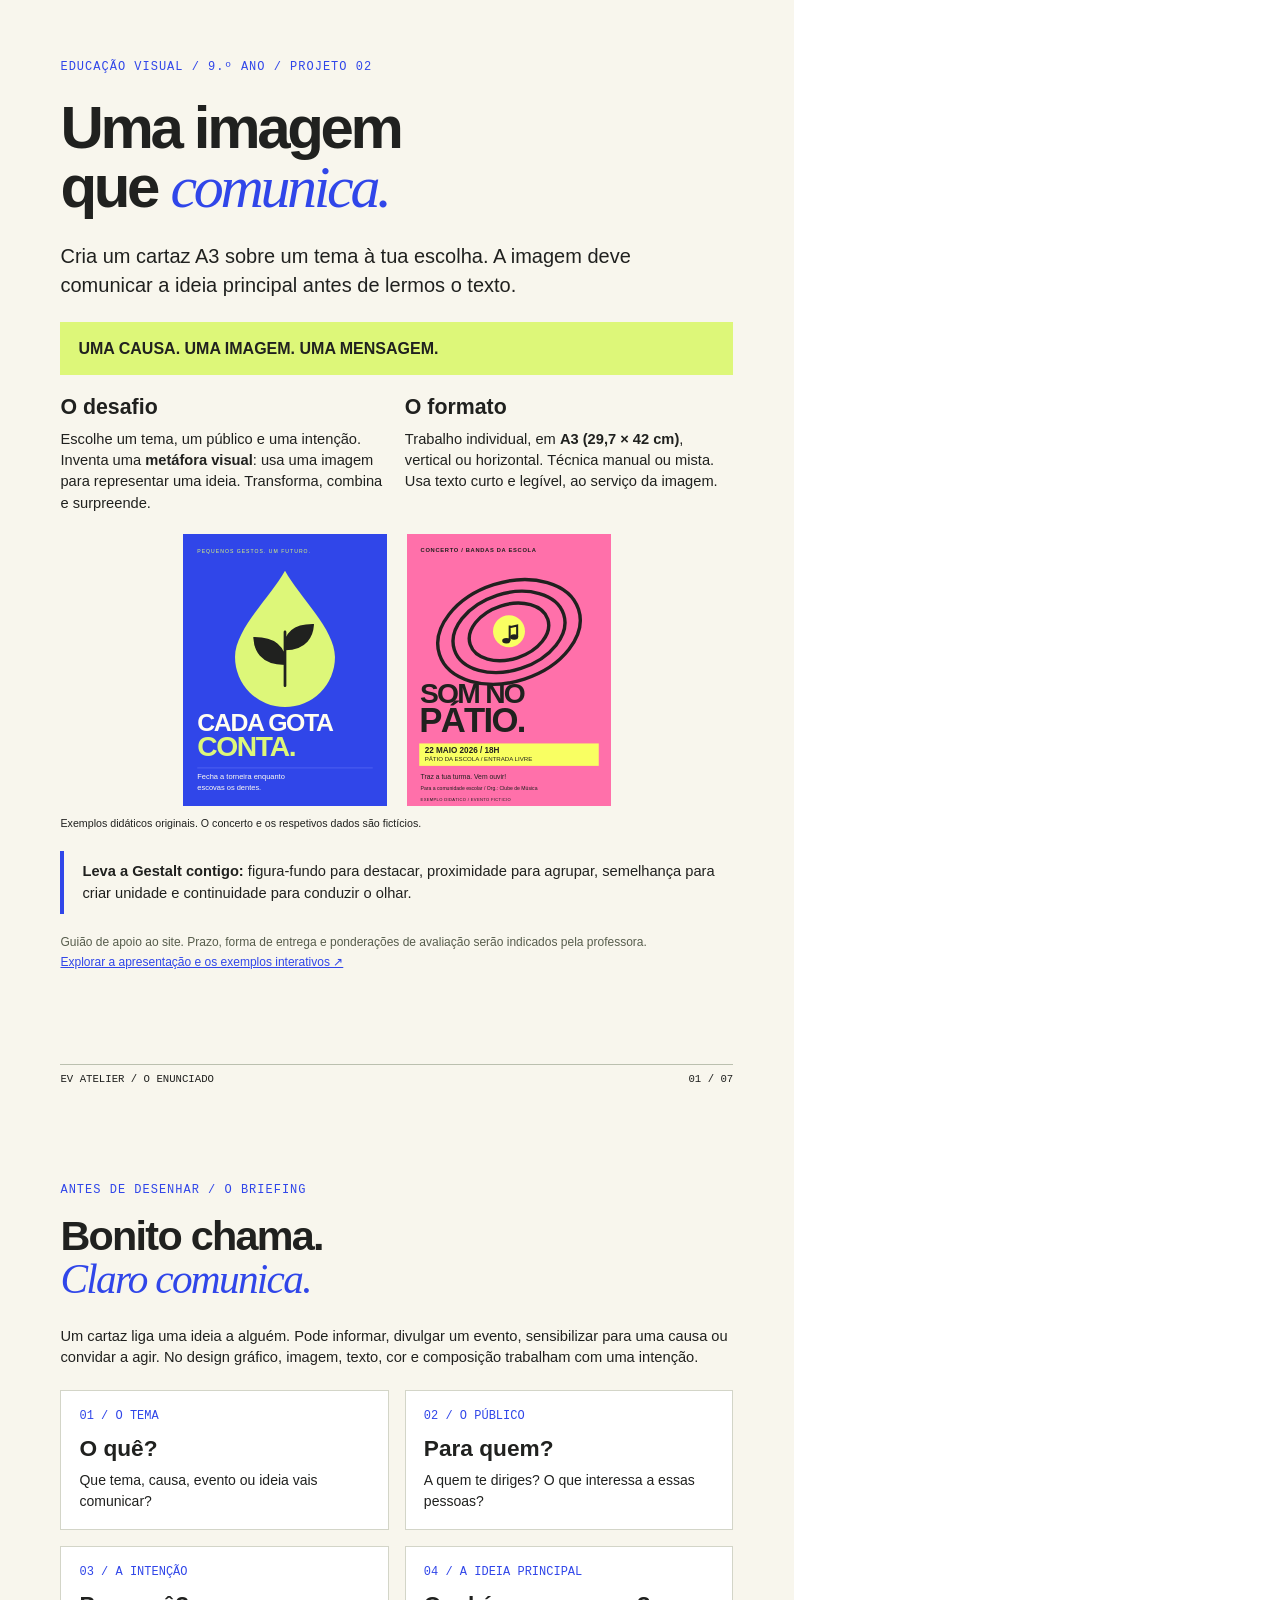
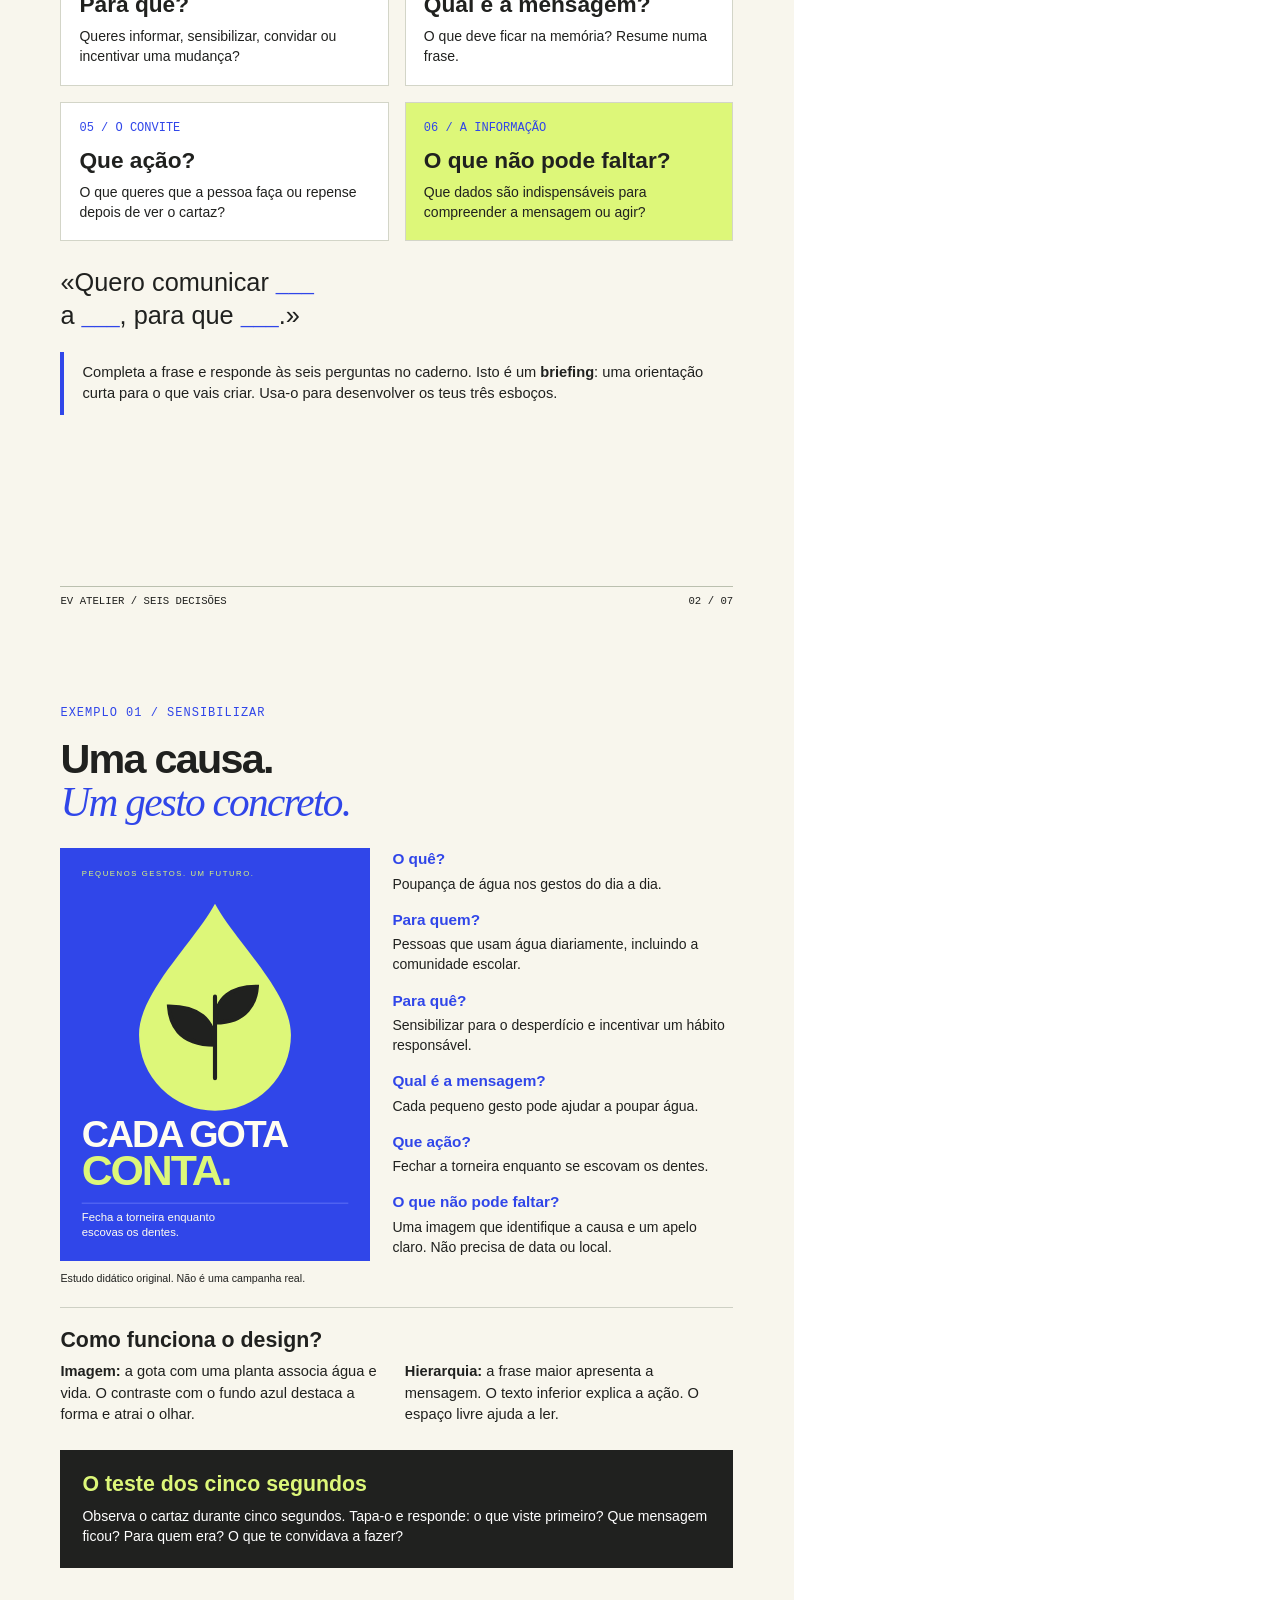
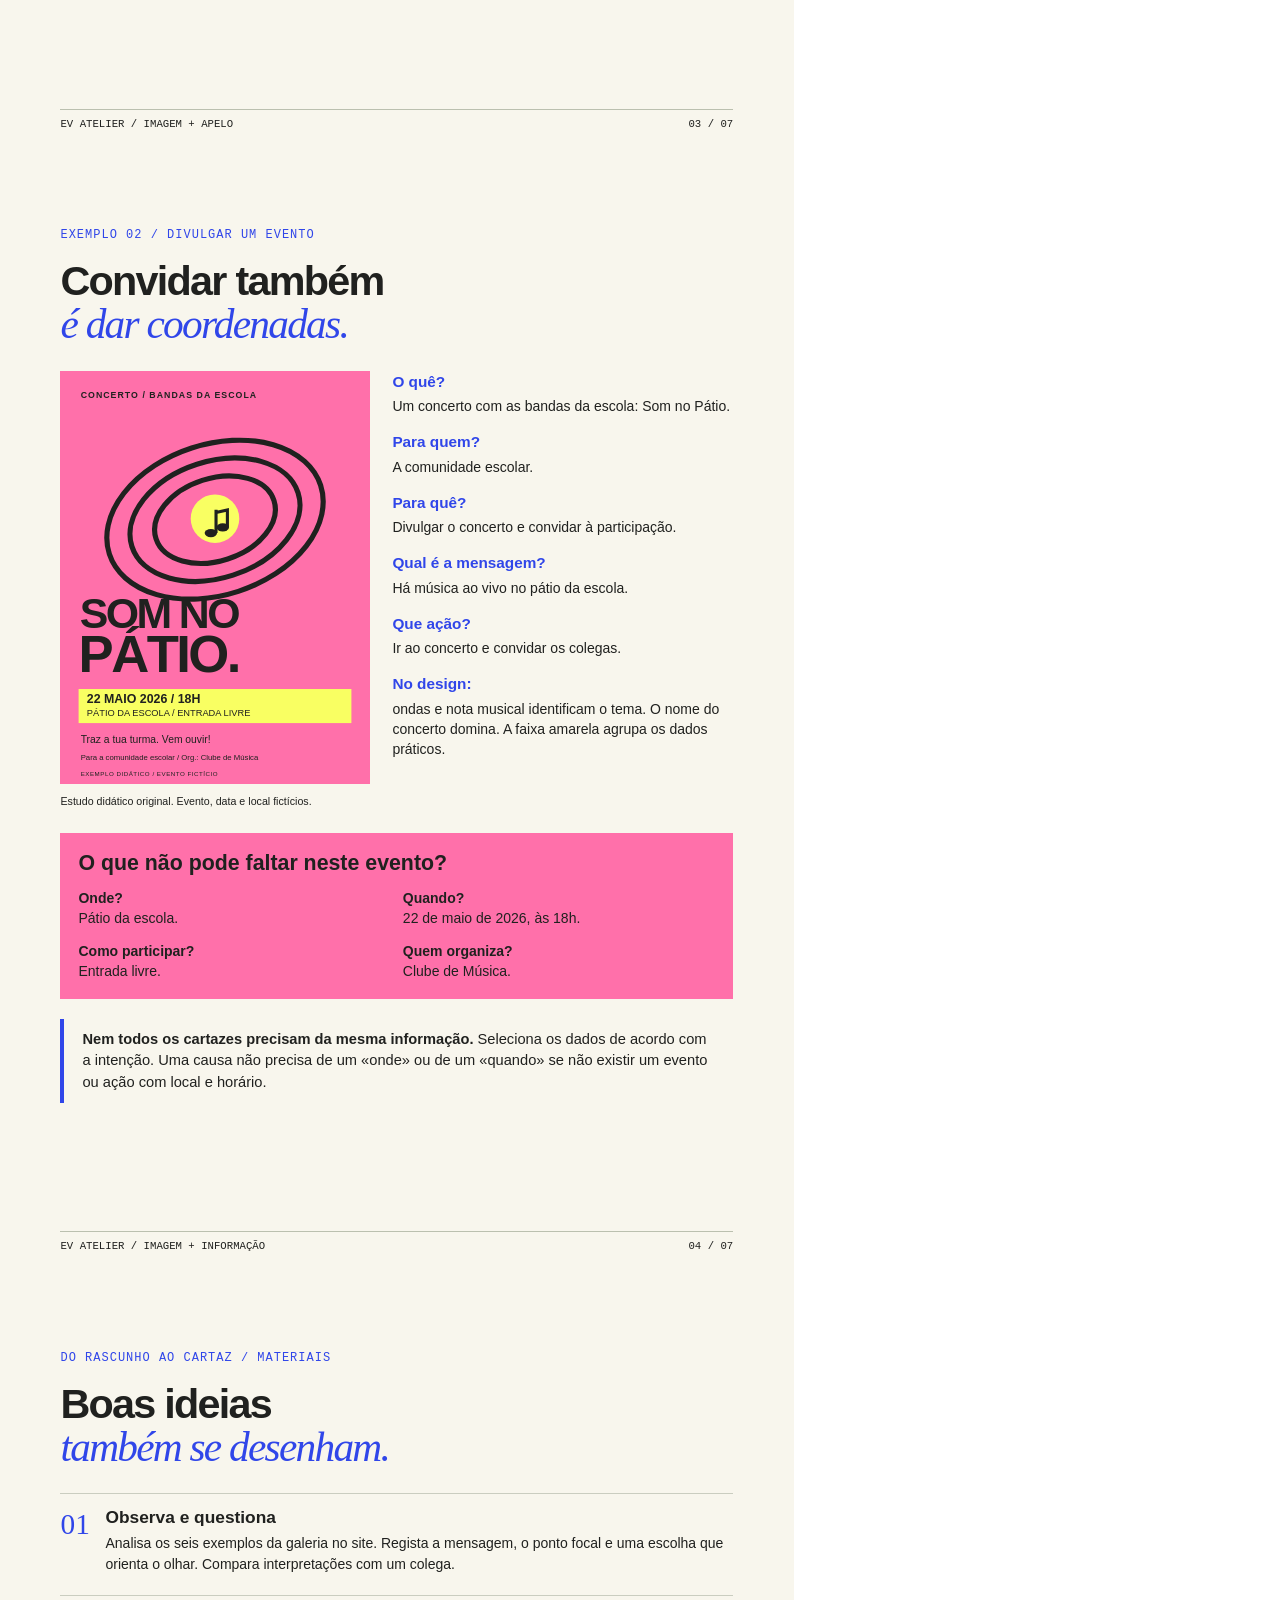
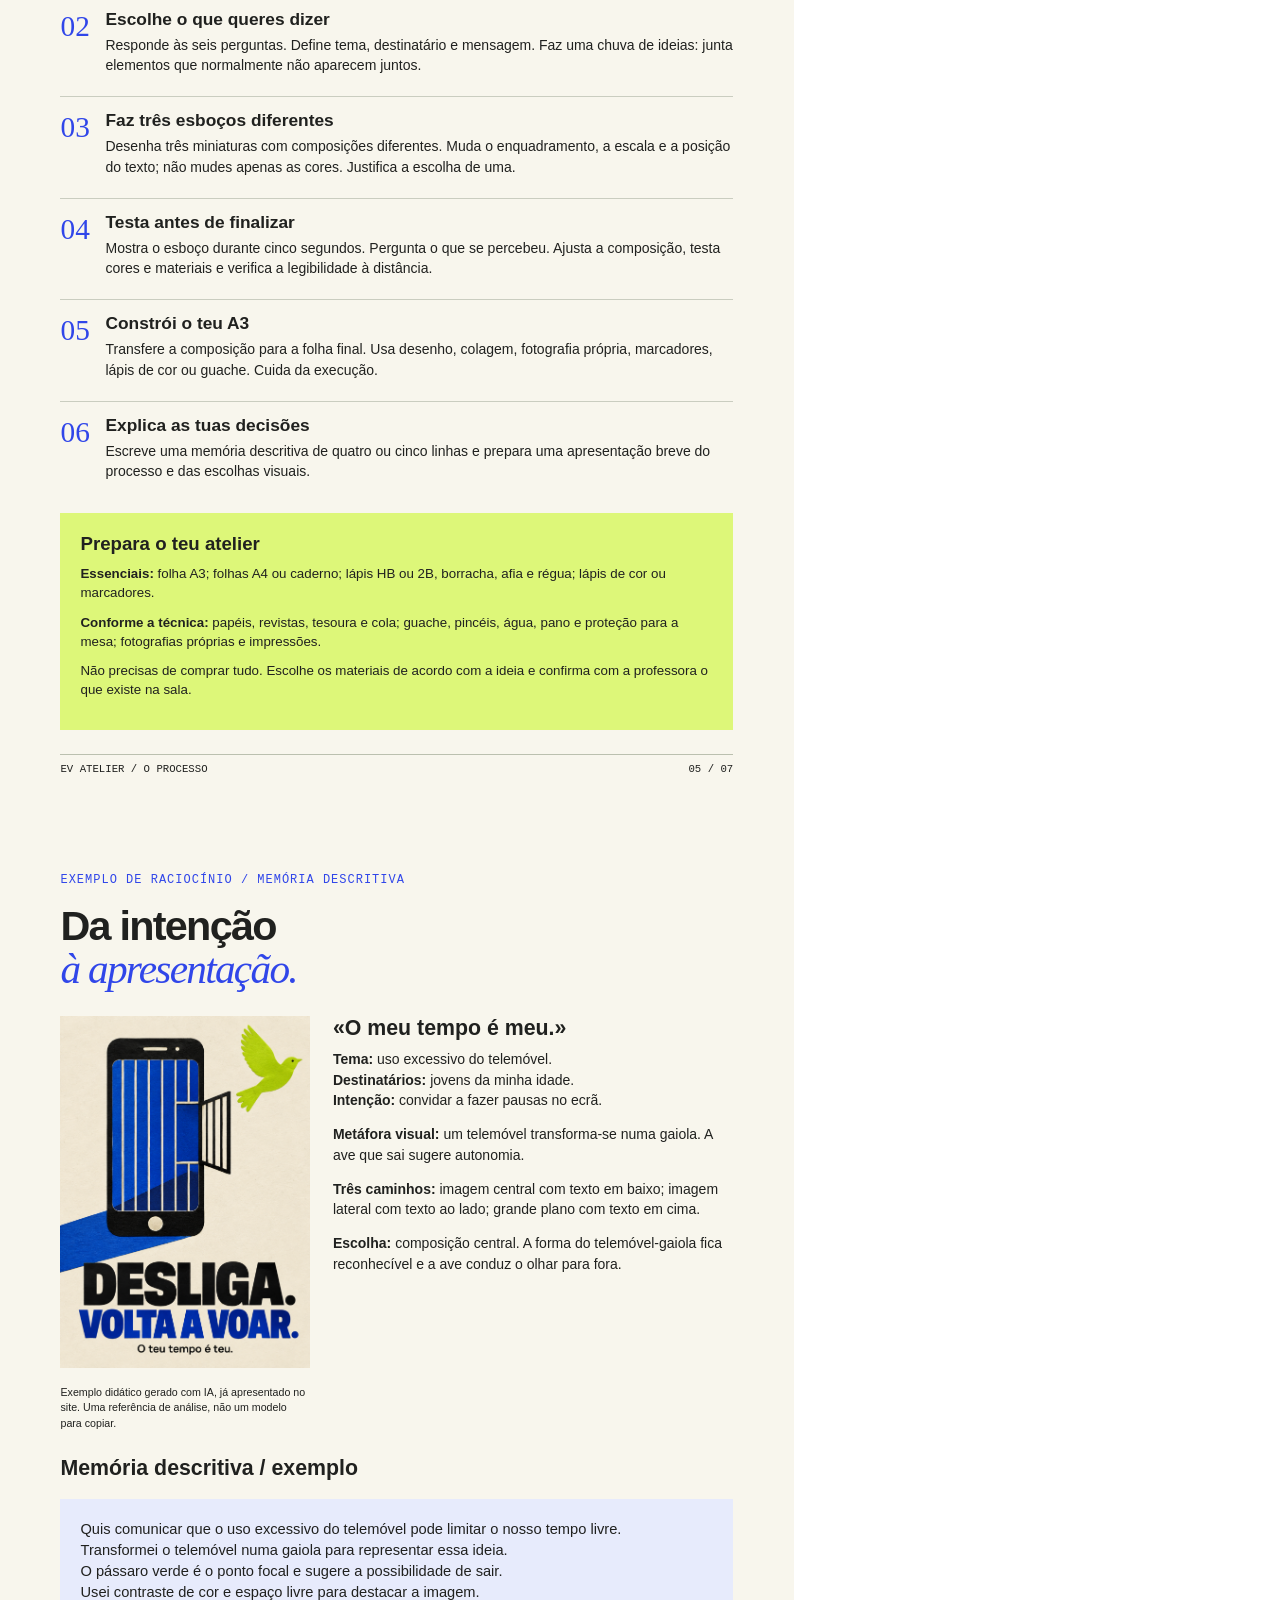
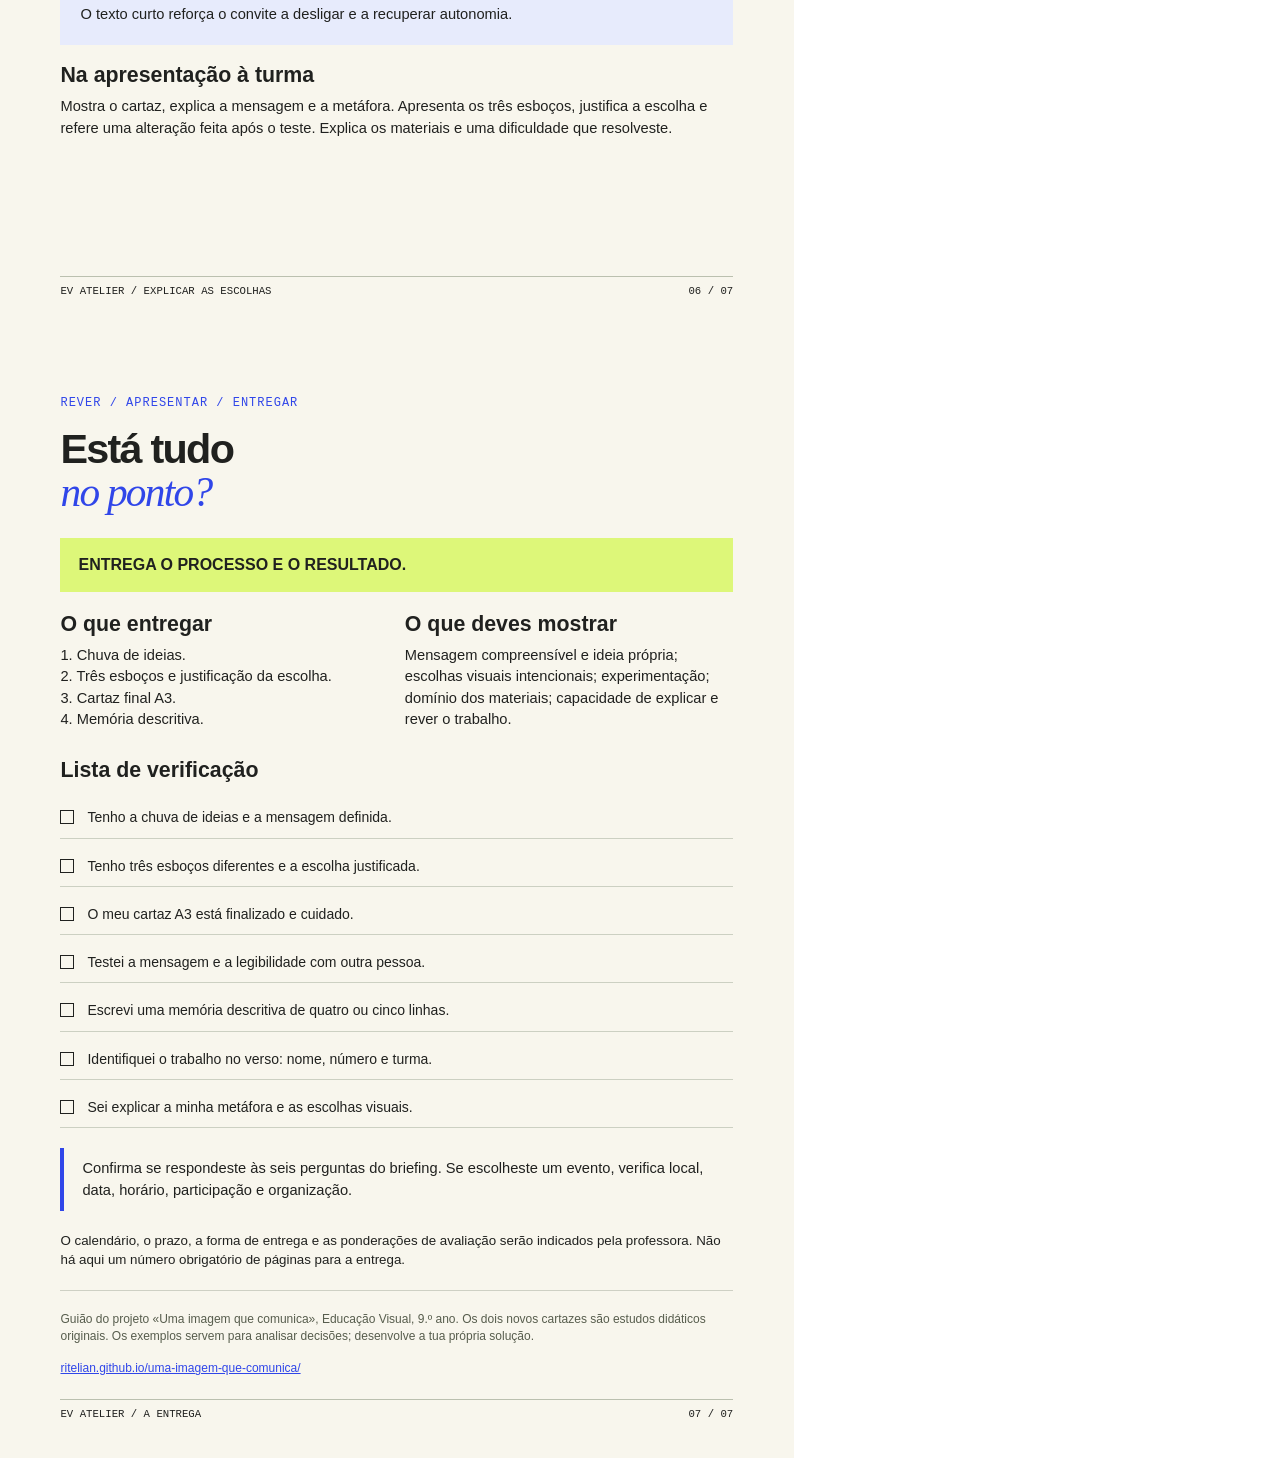
<file: scripts/guide.html>
<!doctype html><html lang="pt-PT"><head><meta charset="utf-8"><title>Uma imagem que comunica | Guião do projeto</title><style>
@page{size:A4;margin:0}*{box-sizing:border-box}body{margin:0;font:11pt/1.45 Arial,sans-serif;color:#20211f}h1,h2,h3,p{margin:0}h1{font-size:45pt;line-height:.98;letter-spacing:-2.5pt;margin:25px 0}h2{font-size:31pt;line-height:1.05;letter-spacing:-1.3pt;margin:18px 0 24px}h3{font-size:16pt;line-height:1.15;margin-bottom:9px}em{font-family:Georgia,serif;font-weight:normal;color:#3046e9}.page{width:210mm;height:297mm;padding:16mm;position:relative;break-after:page;background:#f8f6ed;overflow:hidden}.page:last-child{break-after:auto}.kicker{font:9pt monospace;letter-spacing:1px;text-transform:uppercase;color:#3046e9}.lead{font-size:15pt;line-height:1.45;max-width:165mm;margin-bottom:22px}.foot{position:absolute;bottom:10mm;left:16mm;right:16mm;border-top:1px solid #bbc0af;padding-top:8px;display:flex;justify-content:space-between;font:8pt monospace}.banner{background:#ddf779;padding:15px 18px;font-size:12pt;font-weight:bold;margin:20px 0}.blue{background:#3046e9;color:white}.blue .kicker,.blue em{color:#ddf779}.blue .foot{border-color:#909fff}.grid{display:grid;grid-template-columns:1fr 1fr;gap:16px}.card{padding:18px;background:#fff;border:1px solid #d3d5c8}.card p{font-size:10.5pt}.card .number{font:9pt monospace;color:#3046e9;margin-bottom:12px}.card h3{font-size:17pt}.cards{margin:22px 0}.callout{border-left:4px solid #3046e9;padding:10px 18px;margin:20px 0}.callout p{font-size:11pt}.small{font-size:9pt;color:#575d4d}.questions .card{min-height:125px}.questions .card:last-child{background:#ddf779}.poster-row{display:grid;grid-template-columns:82mm 1fr;gap:22px;align-items:start}.poster-row img{width:82mm;height:auto;display:block}.answers p{margin-bottom:15px;font-size:10.5pt}.answers strong{display:block;font-size:11.5pt;color:#3046e9;margin-bottom:3px}.caption{font-size:8pt;margin-top:10px}.ruleline{height:1px;background:#ced0c4;margin:20px 0}.practice{background:#20211f;color:white;padding:22px;margin-top:25px}.practice h3{color:#ddf779}.practice p{font-size:10.5pt}.steps{list-style:none;padding:0;margin:0;counter-reset:step}.steps li{counter-increment:step;display:grid;grid-template-columns:30px 1fr;gap:15px;border-top:1px solid #cacdc0;padding:14px 0}.steps li:before{content:counter(step,decimal-leading-zero);font:22pt Georgia;color:#3046e9}.steps h3{font-size:13pt;margin-bottom:5px}.steps p{font-size:10.5pt}.materials{margin-top:18px;padding:20px;background:#ddf779}.materials h3{font-size:14pt}.materials p{font-size:10pt;margin-bottom:10px}ul{padding-left:20px}li{margin:7px 0}.checklist{list-style:none;padding:0}.checklist li{padding:10px 0 10px 27px;border-bottom:1px solid #ccd0c2;position:relative;font-size:10.5pt}.checklist li:before{content:'';position:absolute;left:0;top:13px;width:12px;height:12px;border:1px solid #20211f}.link{color:#3046e9;overflow-wrap:anywhere;font-size:9pt}.hero-posters{display:flex;gap:20px;justify-content:center;margin-top:20px}.hero-posters img{width:54mm;height:72mm}.speech{font-size:19pt;line-height:1.3;margin-top:25px}.pink{background:#ff70aa;padding:18px}.four{display:grid;grid-template-columns:1fr 1fr;gap:12px;margin-top:12px}.four p{font-size:10.5pt}.four strong{display:block}figure{margin:0}.example-final{display:grid;grid-template-columns:66mm 1fr;gap:23px}.example-final img{width:66mm}.example-final p{font-size:10.5pt;margin-bottom:14px}.quote{padding:20px;background:#e7ebfc;margin:18px 0;font-size:11pt}.thin-title{font-size:13pt;margin:15px 0 5px}.no-extra{font-size:10pt;margin-top:12px}
</style></head><body>
<section class="page"><p class="kicker">Educação Visual / 9.º ano / Projeto 02</p><h1>Uma imagem<br>que <em>comunica.</em></h1><p class="lead">Cria um cartaz A3 sobre um tema à tua escolha. A imagem deve comunicar a ideia principal antes de lermos o texto.</p><div class="banner">UMA CAUSA. UMA IMAGEM. UMA MENSAGEM.</div><div class="grid"><div><h3>O desafio</h3><p>Escolhe um tema, um público e uma intenção. Inventa uma <strong>metáfora visual</strong>: usa uma imagem para representar uma ideia. Transforma, combina e surpreende.</p></div><div><h3>O formato</h3><p>Trabalho individual, em <strong>A3 (29,7 × 42 cm)</strong>, vertical ou horizontal. Técnica manual ou mista. Usa texto curto e legível, ao serviço da imagem.</p></div></div><div class="hero-posters"><img src="../assets/posters/agua.svg" alt="Cada gota conta"><img src="../assets/posters/evento.svg" alt="Som no Pátio"></div><p class="caption">Exemplos didáticos originais. O concerto e os respetivos dados são fictícios.</p><div class="callout"><p><strong>Leva a Gestalt contigo:</strong> figura-fundo para destacar, proximidade para agrupar, semelhança para criar unidade e continuidade para conduzir o olhar.</p></div><p class="small">Guião de apoio ao site. Prazo, forma de entrega e ponderações de avaliação serão indicados pela professora.</p><a class="link" href="https://ritelian.github.io/uma-imagem-que-comunica/#comunicar">Explorar a apresentação e os exemplos interativos ↗</a><div class="foot"><span>EV ATELIER / O ENUNCIADO</span><span>01 / 07</span></div></section>
<section class="page questions"><p class="kicker">Antes de desenhar / o briefing</p><h2>Bonito chama.<br><em>Claro comunica.</em></h2><p>Um cartaz liga uma ideia a alguém. Pode informar, divulgar um evento, sensibilizar para uma causa ou convidar a agir. No design gráfico, imagem, texto, cor e composição trabalham com uma intenção.</p><div class="grid cards"><div class="card"><p class="number">01 / O TEMA</p><h3>O quê?</h3><p>Que tema, causa, evento ou ideia vais comunicar?</p></div><div class="card"><p class="number">02 / O PÚBLICO</p><h3>Para quem?</h3><p>A quem te diriges? O que interessa a essas pessoas?</p></div><div class="card"><p class="number">03 / A INTENÇÃO</p><h3>Para quê?</h3><p>Queres informar, sensibilizar, convidar ou incentivar uma mudança?</p></div><div class="card"><p class="number">04 / A IDEIA PRINCIPAL</p><h3>Qual é a mensagem?</h3><p>O que deve ficar na memória? Resume numa frase.</p></div><div class="card"><p class="number">05 / O CONVITE</p><h3>Que ação?</h3><p>O que queres que a pessoa faça ou repense depois de ver o cartaz?</p></div><div class="card"><p class="number">06 / A INFORMAÇÃO</p><h3>O que não pode faltar?</h3><p>Que dados são indispensáveis para compreender a mensagem ou agir?</p></div></div><p class="speech">«Quero comunicar <em>___</em><br>a <em>___</em>, para que <em>___</em>.»</p><div class="callout"><p>Completa a frase e responde às seis perguntas no caderno. Isto é um <strong>briefing</strong>: uma orientação curta para o que vais criar. Usa-o para desenvolver os teus três esboços.</p></div><div class="foot"><span>EV ATELIER / SEIS DECISÕES</span><span>02 / 07</span></div></section>
<section class="page"><p class="kicker">Exemplo 01 / sensibilizar</p><h2>Uma causa.<br><em>Um gesto concreto.</em></h2><div class="poster-row"><figure><img src="../assets/posters/agua.svg" alt="Gota verde com uma planta, Cada gota conta"><figcaption class="caption">Estudo didático original. Não é uma campanha real.</figcaption></figure><div class="answers"><p><strong>O quê?</strong>Poupança de água nos gestos do dia a dia.</p><p><strong>Para quem?</strong>Pessoas que usam água diariamente, incluindo a comunidade escolar.</p><p><strong>Para quê?</strong>Sensibilizar para o desperdício e incentivar um hábito responsável.</p><p><strong>Qual é a mensagem?</strong>Cada pequeno gesto pode ajudar a poupar água.</p><p><strong>Que ação?</strong>Fechar a torneira enquanto se escovam os dentes.</p><p><strong>O que não pode faltar?</strong>Uma imagem que identifique a causa e um apelo claro. Não precisa de data ou local.</p></div></div><div class="ruleline"></div><h3>Como funciona o design?</h3><div class="grid"><p><strong>Imagem:</strong> a gota com uma planta associa água e vida. O contraste com o fundo azul destaca a forma e atrai o olhar.</p><p><strong>Hierarquia:</strong> a frase maior apresenta a mensagem. O texto inferior explica a ação. O espaço livre ajuda a ler.</p></div><div class="practice"><h3>O teste dos cinco segundos</h3><p>Observa o cartaz durante cinco segundos. Tapa-o e responde: o que viste primeiro? Que mensagem ficou? Para quem era? O que te convidava a fazer?</p></div><div class="foot"><span>EV ATELIER / IMAGEM + APELO</span><span>03 / 07</span></div></section>
<section class="page"><p class="kicker">Exemplo 02 / divulgar um evento</p><h2>Convidar também<br><em>é dar coordenadas.</em></h2><div class="poster-row"><figure><img src="../assets/posters/evento.svg" alt="Som no Pátio, concerto fictício"><figcaption class="caption">Estudo didático original. Evento, data e local fictícios.</figcaption></figure><div class="answers"><p><strong>O quê?</strong>Um concerto com as bandas da escola: Som no Pátio.</p><p><strong>Para quem?</strong>A comunidade escolar.</p><p><strong>Para quê?</strong>Divulgar o concerto e convidar à participação.</p><p><strong>Qual é a mensagem?</strong>Há música ao vivo no pátio da escola.</p><p><strong>Que ação?</strong>Ir ao concerto e convidar os colegas.</p><p><strong>No design:</strong>ondas e nota musical identificam o tema. O nome do concerto domina. A faixa amarela agrupa os dados práticos.</p></div></div><div class="pink" style="margin-top:24px"><h3>O que não pode faltar neste evento?</h3><div class="four"><p><strong>Onde?</strong>Pátio da escola.</p><p><strong>Quando?</strong>22 de maio de 2026, às 18h.</p><p><strong>Como participar?</strong>Entrada livre.</p><p><strong>Quem organiza?</strong>Clube de Música.</p></div></div><div class="callout"><p><strong>Nem todos os cartazes precisam da mesma informação.</strong> Seleciona os dados de acordo com a intenção. Uma causa não precisa de um «onde» ou de um «quando» se não existir um evento ou ação com local e horário.</p></div><div class="foot"><span>EV ATELIER / IMAGEM + INFORMAÇÃO</span><span>04 / 07</span></div></section>
<section class="page"><p class="kicker">Do rascunho ao cartaz / materiais</p><h2>Boas ideias<br><em>também se desenham.</em></h2><ol class="steps"><li><div><h3>Observa e questiona</h3><p>Analisa os seis exemplos da galeria no site. Regista a mensagem, o ponto focal e uma escolha que orienta o olhar. Compara interpretações com um colega.</p></div></li><li><div><h3>Escolhe o que queres dizer</h3><p>Responde às seis perguntas. Define tema, destinatário e mensagem. Faz uma chuva de ideias: junta elementos que normalmente não aparecem juntos.</p></div></li><li><div><h3>Faz três esboços diferentes</h3><p>Desenha três miniaturas com composições diferentes. Muda o enquadramento, a escala e a posição do texto; não mudes apenas as cores. Justifica a escolha de uma.</p></div></li><li><div><h3>Testa antes de finalizar</h3><p>Mostra o esboço durante cinco segundos. Pergunta o que se percebeu. Ajusta a composição, testa cores e materiais e verifica a legibilidade à distância.</p></div></li><li><div><h3>Constrói o teu A3</h3><p>Transfere a composição para a folha final. Usa desenho, colagem, fotografia própria, marcadores, lápis de cor ou guache. Cuida da execução.</p></div></li><li><div><h3>Explica as tuas decisões</h3><p>Escreve uma memória descritiva de quatro ou cinco linhas e prepara uma apresentação breve do processo e das escolhas visuais.</p></div></li></ol><div class="materials"><h3>Prepara o teu atelier</h3><p><strong>Essenciais:</strong> folha A3; folhas A4 ou caderno; lápis HB ou 2B, borracha, afia e régua; lápis de cor ou marcadores.</p><p><strong>Conforme a técnica:</strong> papéis, revistas, tesoura e cola; guache, pincéis, água, pano e proteção para a mesa; fotografias próprias e impressões.</p><p>Não precisas de comprar tudo. Escolhe os materiais de acordo com a ideia e confirma com a professora o que existe na sala.</p></div><div class="foot"><span>EV ATELIER / O PROCESSO</span><span>05 / 07</span></div></section>
<section class="page"><p class="kicker">Exemplo de raciocínio / memória descritiva</p><h2>Da intenção<br><em>à apresentação.</em></h2><div class="example-final"><figure><img src="../assets/cartaz-exemplo.png" alt="Desliga. Volta a voar. Telemóvel como gaiola"><figcaption class="caption">Exemplo didático gerado com IA, já apresentado no site. Uma referência de análise, não um modelo para copiar.</figcaption></figure><div><h3>«O meu tempo é meu.»</h3><p><strong>Tema:</strong> uso excessivo do telemóvel.<br><strong>Destinatários:</strong> jovens da minha idade.<br><strong>Intenção:</strong> convidar a fazer pausas no ecrã.</p><p><strong>Metáfora visual:</strong> um telemóvel transforma-se numa gaiola. A ave que sai sugere autonomia.</p><p><strong>Três caminhos:</strong> imagem central com texto em baixo; imagem lateral com texto ao lado; grande plano com texto em cima.</p><p><strong>Escolha:</strong> composição central. A forma do telemóvel-gaiola fica reconhecível e a ave conduz o olhar para fora.</p></div></div><h3 style="margin-top:25px">Memória descritiva / exemplo</h3><div class="quote">Quis comunicar que o uso excessivo do telemóvel pode limitar o nosso tempo livre.<br>Transformei o telemóvel numa gaiola para representar essa ideia.<br>O pássaro verde é o ponto focal e sugere a possibilidade de sair.<br>Usei contraste de cor e espaço livre para destacar a imagem.<br>O texto curto reforça o convite a desligar e a recuperar autonomia.</div><h3>Na apresentação à turma</h3><p>Mostra o cartaz, explica a mensagem e a metáfora. Apresenta os três esboços, justifica a escolha e refere uma alteração feita após o teste. Explica os materiais e uma dificuldade que resolveste.</p><div class="foot"><span>EV ATELIER / EXPLICAR AS ESCOLHAS</span><span>06 / 07</span></div></section>
<section class="page"><p class="kicker">Rever / apresentar / entregar</p><h2>Está tudo<br><em>no ponto?</em></h2><div class="banner">ENTREGA O PROCESSO E O RESULTADO.</div><div class="grid"><div><h3>O que entregar</h3><p>1. Chuva de ideias.<br>2. Três esboços e justificação da escolha.<br>3. Cartaz final A3.<br>4. Memória descritiva.</p></div><div><h3>O que deves mostrar</h3><p>Mensagem compreensível e ideia própria; escolhas visuais intencionais; experimentação; domínio dos materiais; capacidade de explicar e rever o trabalho.</p></div></div><h3 style="margin-top:28px">Lista de verificação</h3><ul class="checklist"><li>Tenho a chuva de ideias e a mensagem definida.</li><li>Tenho três esboços diferentes e a escolha justificada.</li><li>O meu cartaz A3 está finalizado e cuidado.</li><li>Testei a mensagem e a legibilidade com outra pessoa.</li><li>Escrevi uma memória descritiva de quatro ou cinco linhas.</li><li>Identifiquei o trabalho no verso: nome, número e turma.</li><li>Sei explicar a minha metáfora e as escolhas visuais.</li></ul><div class="callout"><p>Confirma se respondeste às seis perguntas do briefing. Se escolheste um evento, verifica local, data, horário, participação e organização.</p></div><p class="no-extra">O calendário, o prazo, a forma de entrega e as ponderações de avaliação serão indicados pela professora. Não há aqui um número obrigatório de páginas para a entrega.</p><div class="ruleline"></div><p class="small">Guião do projeto «Uma imagem que comunica», Educação Visual, 9.º ano. Os dois novos cartazes são estudos didáticos originais. Os exemplos servem para analisar decisões; desenvolve a tua própria solução.</p><p style="margin-top:12px"><a class="link" href="https://ritelian.github.io/uma-imagem-que-comunica/">ritelian.github.io/uma-imagem-que-comunica/</a></p><div class="foot"><span>EV ATELIER / A ENTREGA</span><span>07 / 07</span></div></section>
</body></html>
</file>
<file: style.css>
:root{--paper:#f5f3e9;--ink:#20211f;--blue:#3046e9;--lime:#ddf779;--line:#cecec3}*{box-sizing:border-box}html{scroll-behavior:smooth;scroll-padding-top:90px}body{margin:0;background:var(--paper);color:var(--ink);font-family:Arial,Helvetica,sans-serif;font-size:17px;line-height:1.55}a{color:inherit}button,input,select{font:inherit}button,a,input,select,summary{touch-action:manipulation}button,.button{cursor:pointer}a:focus-visible,button:focus-visible,input:focus-visible,select:focus-visible,summary:focus-visible{outline:3px solid #ef7d46;outline-offset:5px}header{height:82px;display:flex;align-items:center;justify-content:space-between;padding:0 4vw;border-bottom:1px solid var(--ink);background:var(--paper);position:relative;z-index:5}.brand{text-decoration:none;font-weight:900;letter-spacing:-1px;font-size:22px}.brand span{display:inline-block;background:var(--blue);color:white;padding:0 7px;margin:0 5px}nav{display:flex;gap:25px}nav a{text-decoration:none;font-size:14px}.year,.eyebrow,.hero-meta,.hero-foot,.small-note{font-family:monospace;font-size:13px;letter-spacing:1px}.hero{padding:32px 5vw 0;position:relative;overflow:hidden;min-height:650px}.hero-meta{display:flex;justify-content:space-between}h1{font-size:clamp(64px,8.6vw,136px);letter-spacing:-.072em;line-height:.98;font-weight:800;margin:70px 0 30px;position:relative;z-index:2;max-width:1000px}em{font-family:Georgia,serif;font-weight:400}h1 em{color:var(--blue)}.hero-bottom{display:flex;gap:45px;align-items:center;position:relative;z-index:2;padding-bottom:60px}.hero-bottom p{max-width:440px}.button{display:inline-flex;justify-content:center;align-items:center;text-decoration:none;background:var(--ink);color:white;border:1px solid var(--ink);border-radius:99px;padding:13px 23px;font-size:15px;font-weight:700}.lime{background:var(--lime);color:var(--ink)}.hero-art{position:absolute;right:4vw;top:215px;width:340px;height:340px;pointer-events:none}.disc{position:absolute;right:8px;top:25px;display:grid;align-content:center;text-align:center;width:255px;height:255px;border-radius:50%;background:var(--blue);color:var(--lime);font-size:47px;font-weight:900;line-height:.98;letter-spacing:-2px;transform:rotate(10deg)}.orbit{position:absolute;inset:0;border:1px solid var(--ink);border-radius:50%;transform:rotate(-30deg) scaleY(.57)}.small-note{position:absolute;bottom:4px;right:0;transform:rotate(-7deg)}.hero-foot{display:flex;justify-content:space-between;border-top:1px solid var(--line);padding:17px 0}.ticker{overflow:hidden;background:var(--lime);border-block:1px solid var(--ink);padding:13px 0;white-space:nowrap;font-size:22px;font-weight:700;letter-spacing:-.4px}.ticker span{display:block;width:max-content;animation:marquee 35s linear infinite}@keyframes marquee{to{transform:translateX(-25%)}}.section{padding:95px 6vw;scroll-margin-top:20px}.eyebrow{margin:0 0 28px}h2{font-size:clamp(42px,5.4vw,78px);line-height:1.05;letter-spacing:-.05em;margin:0 0 30px}h3{font-size:24px;line-height:1.15;letter-spacing:-.6px}.lead{font-size:23px;line-height:1.5;max-width:720px}footer{padding:30px 6vw;border-top:1px solid var(--line)}.skip{position:absolute;left:15px;top:-80px;z-index:20;background:white;padding:10px}.skip:focus{top:10px}@media(min-width:1500px){.hero{min-height:760px}.hero-art{top:270px;right:6vw}}@media(max-width:1050px){.year{display:none}.hero-art{opacity:.22;right:-90px}.hero-bottom{gap:20px}h1{font-size:90px}}@media(max-width:650px){header{height:auto;min-height:90px;flex-wrap:wrap;gap:15px;padding:15px 5vw}nav{gap:18px;flex-wrap:wrap}nav a{font-size:13px}.hero{padding-top:24px;min-height:600px}.hero-meta span:last-child{display:none}h1{font-size:62px;margin-top:80px}.hero-bottom{align-items:flex-start;flex-direction:column;padding-bottom:40px}.hero-art{top:120px;right:-160px}.hero-foot{font-size:10px;letter-spacing:0}.section{padding:65px 6vw}.lead{font-size:20px}.ticker{font-size:18px}}@media(prefers-reduced-motion:reduce){html{scroll-behavior:auto}*,*::before,*::after{animation:none!important;transition:none!important}}
.tag{font:12px monospace;letter-spacing:1px}.brief-grid{display:grid;grid-template-columns:1.3fr 1fr;gap:7vw;margin:45px 0}.brief li{padding:7px 0}.rule{background:var(--lime);padding:35px;transform:rotate(2deg)}.rule h3{font-size:35px}.gestalt{border-block:1px solid var(--line);padding:24px 0}.gestalt p{max-width:1000px}.theme-picker{margin-top:35px;max-width:850px}.theme-picker label{display:block;font-weight:bold;margin-bottom:10px}select{width:100%;max-width:480px;padding:13px;background:transparent;border:1px solid var(--ink);border-radius:0}small,.caption{font-size:14px;line-height:1.5}.caption{color:#575a50}.section-heading{display:grid;grid-template-columns:1.4fr 1fr;gap:8vw;align-items:center;margin-bottom:36px}.section-heading p{max-width:460px}.lab{background:var(--blue);color:var(--paper)}.lab-layout{display:grid;grid-template-columns:1fr 1fr;gap:8vw;align-items:center}.concepts{display:flex;gap:9px;flex-wrap:wrap}.concepts button{border:1px solid #9da6ef;border-radius:30px;padding:10px 18px;background:transparent;color:white;font-size:15px}.concepts button.active{background:var(--lime);color:var(--ink);border-color:var(--lime)}.concept-copy{min-height:230px;padding-top:20px}.concept-copy h3{font-size:32px}.question{font-family:Georgia,serif;font-size:24px;font-style:italic}.toggle{display:flex;gap:10px;align-items:center;font-size:15px}.toggle input,.checklist input{width:21px;height:21px;flex-shrink:0;accent-color:var(--blue)}.lab-poster{background:var(--paper);color:var(--ink);padding:9%;aspect-ratio:1/1.14;max-width:480px;box-shadow:12px 14px 0 #192caf;display:flex;flex-direction:column;justify-content:space-between;transition:background .3s,color .3s}.dot-grid{display:grid;grid-template-columns:repeat(3,1fr);gap:15px;width:65%;margin:auto}.dot-grid i{aspect-ratio:1;background:var(--blue);border-radius:50%;transition:all .35s}.dot-grid .focus-dot{background:var(--lime);box-shadow:0 0 0 1px #526823;transform:scale(1.15)}.lab-title{font-size:clamp(25px,3.4vw,47px);line-height:1.02;font-weight:800;letter-spacing:-1.5px;margin-top:25px}.lab-title strong{color:var(--blue)}.lab-small{font-size:13px;margin-top:18px}.lab-poster.before .focus-dot{background:var(--blue);transform:none;box-shadow:none}.lab-poster[data-mode="contraste"]{background:#20211f;color:white}.lab-poster[data-mode="contraste"] .dot-grid i{background:#62655a}.lab-poster[data-mode="contraste"] .focus-dot{background:var(--lime)}.lab-poster[data-mode="contraste"] .lab-title strong{color:var(--lime)}.lab-poster[data-mode="contraste"].before{background:#dddcd3;color:#77796d}.lab-poster[data-mode="contraste"].before .lab-title strong{color:#77796d}.lab-poster[data-mode="contraste"].before .dot-grid i{background:#abae9c}.lab-poster[data-mode="escala"] .focus-dot{transform:scale(1.7);background:var(--blue);box-shadow:none}.lab-poster[data-mode="escala"].before .focus-dot{transform:none}.lab-poster[data-mode="composicao"] .dot-grid{margin:0 0 auto auto;width:58%}.lab-poster[data-mode="composicao"] .lab-title{width:90%;align-self:flex-start}.lab-poster[data-mode="composicao"].before .dot-grid{margin:auto}.lab-poster[data-mode="composicao"].before .lab-title{text-align:center;align-self:center;transform:rotate(-9deg)}.lab-poster[data-mode="cor"]{background:#f5d6bd}.lab-poster[data-mode="cor"] .dot-grid i{background:#ad4722}.lab-poster[data-mode="cor"] .focus-dot{background:#1b655f}.lab-poster[data-mode="cor"] .lab-title strong{color:#9b3b1c}.lab-poster[data-mode="cor"].before{background:#dce8ee}.lab-poster[data-mode="cor"].before .dot-grid i{background:#3d587d}.lab-poster[data-mode="cor"].before .focus-dot{background:#8596b0}.lab-poster[data-mode="cor"].before .lab-title strong{color:#3d587d}.lab-poster[data-mode="tipo"] .lab-title{font-weight:900}.lab-poster[data-mode="tipo"].before .lab-title{font-family:Georgia,serif;font-size:26px;font-weight:400;letter-spacing:5px;line-height:1.8}.lab-poster[data-mode="espaco"] .dot-grid{width:40%}.lab-poster[data-mode="espaco"].before{padding:3%}.lab-poster[data-mode="espaco"].before .dot-grid{width:90%}.lab-poster[data-mode="espaco"].before .lab-title{margin-top:0}.lab-note{margin-top:50px;font-size:14px;max-width:760px;color:#e3e6ff}.gallery{display:grid;grid-template-columns:repeat(3,1fr);gap:40px 28px}.mini-poster{aspect-ratio:2/3;overflow:hidden;display:flex;flex-direction:column;justify-content:space-between;padding:25px;position:relative}.mini-poster>span{font-size:13px}.mini-poster strong{font-size:clamp(36px,4.3vw,66px);line-height:.95;letter-spacing:-3px}.p-one{background:var(--blue);color:var(--lime)}.whispers{font-size:17px;line-height:1.7;opacity:.8}.p-one strong{font-size:clamp(65px,7.7vw,110px)}.p-two{background:#e5e1d5;color:var(--blue)}.p-two small{display:block;margin-bottom:15px}.p-two strong{display:block}.p-three{background:#ed925f}.rhythm{font-size:48px;line-height:1.1;letter-spacing:8px}.p-three strong{position:absolute;top:45%;left:8%;font-size:clamp(52px,6.5vw,100px);transform:rotate(-18deg);background:#ed925f}.p-four{background:var(--lime)}.equals{font-size:clamp(36px,4.8vw,68px);letter-spacing:4px;line-height:1.1}.p-five{background:var(--ink);color:var(--paper)}.p-five strong{font-size:clamp(32px,3.4vw,52px);letter-spacing:-2px}.single-dot{background:var(--lime);border-radius:50%;width:30px;height:30px;align-self:center;margin-top:15%}.p-six{padding:0;background:var(--paper)}.p-six img{width:100%;height:100%;object-fit:cover}summary{cursor:pointer;padding:18px 0;font-size:16px;font-weight:bold;border-bottom:1px solid var(--line)}details p{font-size:15px}details[open] summary{color:var(--blue)}.gallery+.caption{margin-top:30px;max-width:850px}.process{background:#eae8de}.steps{margin-top:50px}.steps article{border-top:1px solid #b4b6ab;padding:32px 0;display:grid;grid-template-columns:1fr 4fr;gap:30px}.steps article>span{font-size:60px;line-height:1;color:var(--blue);font-family:Georgia,serif}.steps h3{margin:0 0 15px}.steps p{max-width:800px}.steps small{font-weight:700}.note{border-left:3px solid var(--blue);padding:10px 20px;margin-top:35px}.material-grid{display:grid;grid-template-columns:1fr 1fr;gap:8vw}.material-grid li{padding:8px 0}.materials{border-bottom:1px solid var(--line)}.final-grid{display:grid;grid-template-columns:1fr 1.1fr;gap:6vw;align-items:start}.final-grid figure{margin:0;position:sticky;top:35px}.final-grid figure img{width:100%;height:auto;display:block;box-shadow:10px 12px 0 #deddd2}.final-grid figcaption{font-size:13px;margin-top:24px;color:#575a50}.final-grid h3{margin-top:25px}.thumbnails{display:grid;grid-template-columns:repeat(3,1fr);gap:12px}.wire{height:145px;border:1px solid #9c9e94;position:relative;display:flex;padding:10px;gap:8px;font-size:11px;background:#edeee5}.wire i{background:#bec5ee;border:1px dashed var(--blue);display:grid;place-items:center;font-style:normal}.wire b{background:#d6d8ce;font-weight:400;display:grid;place-items:center}.w1{flex-direction:column}.w1 i{flex:1}.w1 b{height:18px}.w2{align-items:center}.w2 i{width:60%;height:90%}.w2 b{width:35%;height:35%}.w3{flex-direction:column-reverse}.w3 i{flex:1}.w3 b{height:18px}.thumbnails small{display:block;margin-top:10px;font-size:12px}blockquote{margin:20px 0;padding:24px;background:#e7ebfc;border-left:3px solid var(--blue);font-size:16px;line-height:1.8}.delivery{background:var(--ink);color:var(--paper)}.delivery-grid{display:grid;grid-template-columns:1.25fr 1fr;gap:8vw}.checklist label{display:flex;align-items:flex-start;gap:13px;padding:15px 0;border-bottom:1px solid #494b41;cursor:pointer}.checklist input{accent-color:var(--lime);margin-top:3px}.checklist label:has(input:checked){color:var(--lime)}.delivery aside{background:#303229;padding:30px}.delivery .caption{color:#bfc2b4}.delivery li{margin-bottom:12px}progress{width:100%;height:8px;accent-color:var(--lime)}.text-button{background:none;color:inherit;border:0;border-bottom:1px solid;padding:5px 0;font-size:14px}.closing{background:var(--lime)}.closing-title{font-size:clamp(38px,5.8vw,88px);font-weight:800;line-height:1.05;letter-spacing:-3px;margin:25px 0 40px}footer{display:grid;grid-template-columns:1fr 1fr;gap:40px;font-size:14px}footer strong{font-size:20px}footer a{text-underline-offset:4px}body{overflow-x:clip}@media(max-width:900px){.gallery{grid-template-columns:repeat(2,1fr)}.mini-poster strong{font-size:60px}.p-one strong{font-size:100px}.p-three strong{font-size:85px}.equals{font-size:56px}.final-grid{gap:30px}.brief-grid{gap:30px}.lab-layout{gap:35px}.lab-title{font-size:33px}.lab-poster{padding:8%}}@media(max-width:650px){.section-heading,.brief-grid,.lab-layout,.material-grid,.final-grid,.delivery-grid,footer{grid-template-columns:1fr;gap:25px}.section-heading{margin-bottom:25px}.section-heading h2{margin-bottom:0}.rule{transform:none}.lab-poster{width:100%;margin:5px auto;max-width:390px;aspect-ratio:1/1.1}.lab-title{font-size:38px}.concept-copy{min-height:215px}.gallery{gap:28px 16px}.mini-poster{padding:16px}.mini-poster strong{font-size:34px;letter-spacing:-1.5px}.mini-poster>span{font-size:10px;line-height:1.3}.whispers{font-size:10px}.p-one strong{font-size:53px}.rhythm{font-size:28px;letter-spacing:1px}.p-three strong{font-size:46px}.equals{font-size:30px;letter-spacing:1px}.p-five strong{font-size:26px}.p-six{padding:0}.gallery summary{font-size:14px}.steps article{grid-template-columns:45px 1fr;gap:20px}.steps article>span{font-size:38px}.final-grid figure{position:static;max-width:390px;margin:auto}.delivery aside{padding:25px}.closing-title{letter-spacing:-1.6px}}@media(max-width:350px){.gallery{grid-template-columns:1fr}.mini-poster strong{font-size:50px}h1{font-size:52px}.lab-title{font-size:30px}}@media print{html{scroll-behavior:auto}body{background:white;font-size:11pt;color:black}.skip,header,.hero,.ticker,.lab,.gallery,.closing,.theme-picker,#exemplos,.hero-art,button,.lab-note{display:none!important}.section{padding:14px 0;break-inside:auto}h2{font-size:24pt;line-height:1.1}h3{font-size:15pt}.eyebrow{font-size:9pt;margin-bottom:12px}.lead{font-size:13pt}.brief-grid,.section-heading,.final-grid,.delivery-grid,.material-grid{gap:20px;margin:15px 0}.rule{transform:none;padding:15px}.steps article{padding:10px 0;break-inside:avoid}.steps article>span{font-size:24pt}.steps p{margin:5px 0}.process,.delivery,.closing,.delivery aside{background:white;color:black}.delivery .caption{color:#555}.delivery aside{padding:0}.final-grid figure{position:static;max-width:240px}.final-grid figure img{box-shadow:none}.final-grid{grid-template-columns:1fr 1.5fr}.checklist label{padding:7px 0;border-color:#ccc}.checklist label:has(input:checked){color:black}details>ol{display:block}details{content-visibility:visible}footer{font-size:9pt;padding:20px 0}.caption{font-size:9pt}.thumbnails{display:none}blockquote{font-size:10pt;padding:10px}.final-example{break-before:page}a{color:black}*{animation:none!important;transform:none!important}progress{display:none}}
/* Campanhas reais — abertura interativa */
.hero{min-height:750px;padding-bottom:0}.hero-layout{display:grid;grid-template-columns:1.05fr 1fr;gap:3vw;align-items:center;min-height:590px}.hero-copy{position:relative;z-index:2}.hero h1{font-size:clamp(62px,6.5vw,105px);margin:35px 0 25px;letter-spacing:-.067em}.hero-bottom{display:block;padding-bottom:20px}.hero-bottom p{font-size:18px;max-width:370px;margin-bottom:24px}.campaign-wall{position:relative;height:520px;margin:15px 0 0;isolation:isolate}.campaign-wall::before{content:'';position:absolute;inset:40px -5vw 5px 0;background:var(--blue);border-radius:50% 0 0 50%;z-index:-1}.poster-card{position:absolute;width:43%;padding:0;border:0;background:transparent;box-shadow:0 15px 30px #10132144;transition:transform .3s,box-shadow .3s;transform:translateY(var(--drift,0px)) rotate(var(--tilt));color:var(--ink);text-align:left}.poster-card img{display:block;width:100%;aspect-ratio:.69;object-fit:contain;background:#e8e3d5}.poster-card span{display:block;background:var(--paper);padding:9px 12px;font:12px monospace;border:1px solid #d3d1c5}.poster-card:nth-child(1){--tilt:-12deg;left:0;top:105px;z-index:1}.poster-card:nth-child(2){--tilt:3deg;left:29%;top:20px;z-index:2}.poster-card:nth-child(3){--tilt:13deg;right:-3%;top:160px;z-index:3}.poster-card:hover,.poster-card:focus-visible{transform:translateY(-20px) rotate(0deg) scale(1.07);z-index:5;box-shadow:0 25px 50px #10132166}.wall-caption{position:absolute;left:0;bottom:0;font:13px monospace;letter-spacing:.5px;margin:0;padding:12px 18px;background:var(--lime);z-index:4}.campaign-credit{font-size:12px;color:#55594c;margin:0 0 20px;text-align:right}.campaign-credit a{text-underline-offset:3px}.campaign-dialog{width:min(1040px,94vw);max-height:92vh;padding:0;border:1px solid var(--ink);background:var(--paper);color:var(--ink);overflow:auto}.campaign-dialog::backdrop{background:#121831dc;backdrop-filter:blur(5px)}.dialog-top{display:flex;justify-content:space-between;align-items:center;padding:16px 22px;border-bottom:1px solid var(--line)}.dialog-top p{margin:0;font:13px monospace}.close-dialog{padding:8px 17px;border:1px solid var(--ink);border-radius:50px;background:transparent;color:var(--ink)}.campaign-detail{display:grid;grid-template-columns:1fr 1fr;gap:32px;padding:32px}.campaign-detail figure{margin:0;background:#e9e6da;display:grid;place-items:center}.campaign-detail img{max-width:100%;max-height:65vh;width:auto;height:auto;object-fit:contain}.campaign-detail h2{font-size:42px;line-height:1.05;margin:12px 0 20px}.campaign-detail h3{font-size:19px;margin:24px 0 8px}.campaign-detail p{font-size:16px}.campaign-detail .question{font-size:22px;border-left:3px solid var(--blue);padding-left:16px}.campaign-source{font-size:14px;text-underline-offset:4px}.campaign-detail .tag{color:var(--blue)}.campaign-dialog .caption{font-size:13px}.campaign-context{font-size:14px!important;color:#53564b}@media(min-width:1500px){.hero-layout{min-height:670px}.campaign-wall{height:600px}.poster-card{width:40%}.poster-card:nth-child(3){right:0;top:180px}}@media(max-width:1050px){.hero h1{font-size:68px}.campaign-wall{height:470px}.poster-card:nth-child(1){top:115px}.poster-card:nth-child(3){top:185px}.hero{min-height:700px}.hero-layout{gap:20px}}@media(max-width:750px){.hero-layout{grid-template-columns:1fr;gap:0}.hero h1{font-size:clamp(54px,10vw,76px);margin:35px 0 20px}.hero-bottom{display:flex;flex-direction:row;align-items:center;gap:22px}.hero-bottom p{font-size:16px;margin:0;flex:1}.hero-bottom .button{padding:12px 16px;flex-shrink:0}.campaign-wall{height:510px;max-width:570px;width:100%;margin:20px auto 15px}.campaign-wall::before{inset:25px -6vw 20px -6vw;border-radius:0}.poster-card{width:37%}.poster-card:nth-child(1){left:3%;top:70px}.poster-card:nth-child(2){left:32%;top:25px}.poster-card:nth-child(3){right:1%;top:125px}.campaign-credit{text-align:left;margin-top:20px}.campaign-detail{grid-template-columns:1fr;padding:22px;gap:22px}.campaign-detail img{max-height:52vh}.campaign-detail h2{font-size:34px}}@media(max-width:480px){.hero-bottom{flex-direction:column;align-items:flex-start;gap:18px}.campaign-wall{height:380px}.poster-card{width:41%}.poster-card:nth-child(1){left:0;top:70px}.poster-card:nth-child(2){left:29%;top:22px}.poster-card:nth-child(3){right:-1%;top:130px}.poster-card span{font-size:11px;padding:7px 9px}.wall-caption{font-size:12px;left:0;bottom:0}.hero h1{font-size:60px}.campaign-credit{font-size:12px}.dialog-top{padding:12px}.dialog-top p{font-size:11px}.close-dialog{font-size:14px}}@media(prefers-reduced-motion:reduce){.poster-card{transform:rotate(var(--tilt))!important}.poster-card:hover,.poster-card:focus-visible{transform:rotate(0deg)!important}}@media print{.campaign-dialog{display:none!important}}
.poster-card img{height:auto}
.campaign-detail figure{align-self:start}.poster-card[data-campaign="water"]{width:55%;top:255px}.poster-card[data-campaign="water"] img{aspect-ratio:auto}@media(max-width:750px){.poster-card[data-campaign="water"]{width:52%;top:230px}}@media(max-width:480px){.poster-card[data-campaign="water"]{width:54%;top:195px}}
/* Comunicação: briefing visual, exemplos e apresentação em sala. */
.communication{padding:0;background:#f8f6ed;overflow:clip}.comm-intro{position:relative;padding:100px 6vw 86px;isolation:isolate;overflow:hidden}.comm-intro h2{font-size:clamp(54px,7vw,108px);max-width:980px;position:relative;z-index:1}.comm-intro h2 em{color:var(--blue)}.comm-intro .lead{max-width:700px}.comm-intro-note{max-width:670px;margin:25px 0}.comm-intro .button{gap:28px}.comm-orbit{position:absolute;right:-30px;top:50px;width:390px;height:390px;border:2px solid #3046e935;border-radius:50%;transform:translateY(var(--comm-drift,0px)) rotate(-12deg);z-index:-1}.comm-orbit span{display:grid;place-items:center;position:absolute;border-radius:50%;font-size:30px;font-weight:900;letter-spacing:-1px}.comm-orbit span:nth-child(1){width:190px;height:190px;background:#ff70aa;right:10px;top:5px;transform:rotate(12deg)}.comm-orbit span:nth-child(2){width:155px;height:155px;background:var(--lime);left:-10px;top:130px}.comm-orbit span:nth-child(3){width:200px;height:200px;background:var(--blue);color:white;right:5px;bottom:-25px;font-size:23px}.comm-ribbon{overflow:hidden;background:#ff70aa;border-block:1px solid var(--ink);padding:17px 0;white-space:nowrap;font-size:24px;font-weight:800;letter-spacing:-.8px}.comm-ribbon span{display:block;width:max-content;animation:marquee 30s linear infinite}.comm-workshop{padding:45px 6vw 85px;background:var(--blue);color:white;scroll-margin-top:0}.comm-toolbar{display:flex;align-items:center;justify-content:space-between;gap:20px;padding-bottom:30px;border-bottom:1px solid #ffffff50}.comm-toolbar .eyebrow{margin:0;font-size:12px}.comm-toolbar>div{display:flex;gap:9px;flex-wrap:wrap}.comm-control{color:white;background:none;border:1px solid #ffffff90;border-radius:30px;padding:9px 14px;font-size:13px}.comm-control:hover{background:#ffffff20}.comm-workshop-heading{display:grid;grid-template-columns:1fr 1fr;gap:7vw;align-items:center;padding:34px 0}.comm-workshop-heading h3{font-size:clamp(35px,4vw,61px);letter-spacing:-2px;margin:0;line-height:1.05}.comm-workshop-heading p{font-size:19px;max-width:500px}.comm-layout{display:grid;grid-template-columns:1.05fr 1fr;gap:4vw;align-items:start}.brief-questions{display:grid;grid-template-columns:1fr 1fr;gap:14px}.brief-question{min-width:0;display:flex;flex-direction:column;text-align:left;align-items:flex-start;gap:13px;min-height:222px;border:1px solid #8d9bff;padding:25px 23px;background:#263ccc;color:white;transition:background .2s,color .2s,translate .2s}.brief-question>span{font:11px monospace;letter-spacing:1px;text-transform:uppercase}.brief-question strong{font-size:clamp(23px,2.2vw,34px);line-height:1.05;letter-spacing:-1px}.brief-question small{font-size:15px;line-height:1.45}.brief-question:hover{translate:0 -4px;background:#1b2fba}.brief-question.is-active{color:var(--ink);background:var(--lime);border-color:var(--lime)}.brief-question:focus-visible{outline-color:#ff93c2}.comm-example{position:sticky;top:25px;background:#1a2b96;padding:22px;display:grid;grid-template-columns:minmax(140px,.85fr) 1fr;gap:18px;align-items:start}.example-switch{grid-column:1/-1;display:flex;border:1px solid #8d9bff;border-radius:30px;overflow:hidden}.example-switch button{flex:1;padding:12px 10px;background:none;color:white;border:none;font-size:14px}.example-switch button.is-active{background:#fff;color:var(--ink);font-weight:bold}.comm-poster{margin:0}.comm-poster img{width:100%;height:auto;display:block;box-shadow:0 12px 25px #0a165960}.comm-poster figcaption{font-size:11px;margin-top:12px;color:#d5dcff}.brief-answer>span{font:11px monospace;color:var(--lime);letter-spacing:1px}.brief-answer h4{font-size:25px;line-height:1.1;margin:15px 0;letter-spacing:-.7px}.brief-answer p{font-size:16px;line-height:1.5;margin:10px 0}.brief-answer p:last-child{font-size:14px;padding-top:14px;border-top:1px solid #ffffff55;color:#e1e6ff}.question-navigation{grid-column:1/-1;display:flex;gap:18px;align-items:center;justify-content:flex-end}.question-navigation button{border:1px solid #8d9bff;background:none;color:white;border-radius:50%;width:40px;height:40px;font-size:22px}.question-navigation span{font:12px monospace}.event-info{margin-top:65px;background:var(--lime);color:var(--ink);padding:42px}.event-info h3{font-size:clamp(31px,4vw,50px);letter-spacing:-1.7px;margin:20px 0 25px}.event-fields{display:grid;grid-template-columns:repeat(4,1fr);gap:25px;border-top:1px solid #a2b756}.event-fields p{display:flex;flex-direction:column;gap:10px}.event-fields strong{font-size:22px;line-height:1.15}.event-fields span{font-size:16px}.event-note{max-width:950px;padding-top:22px;border-top:1px solid #a2b756;margin-bottom:0}.five-second-test{margin-top:45px;padding:42px;background:#20211f;display:grid;grid-template-columns:1.15fr 1fr;gap:55px}.five-second-test h3{font-size:42px;letter-spacing:-1.5px;margin:10px 0 20px}.five-second-test .eyebrow{color:#ff93c2;font-size:12px}.five-second-test ol{padding-left:25px;align-self:center}.five-second-test li{font-size:22px;padding:14px 0;border-bottom:1px solid #ffffff35}.five-second-test #test-status{font-size:13px;color:#c5ccbe}.brief-takeaway{padding-top:60px;max-width:1000px}.brief-takeaway h3{font-size:clamp(28px,4vw,54px);letter-spacing:-1.5px;line-height:1.2}.brief-takeaway em{color:var(--lime)}.brief-takeaway p{max-width:720px}.print-comparison{display:none}.pdf-download{margin:15px 0;gap:8px}.poster-test-dialog{width:min(900px,95vw);height:min(900px,94dvh);padding:22px;background:#20211f;color:white;border:1px solid #fff;overflow:auto}.poster-test-dialog::backdrop{background:#0b1124ef}.test-dialog-bar{display:flex;gap:18px;align-items:center;justify-content:space-between}.test-dialog-bar h2{font-size:22px;letter-spacing:-.5px;margin:0}.test-dialog-bar button{padding:8px 14px;border:1px solid white;background:none;color:white;border-radius:30px;font-size:14px}.test-dialog-bar>span{font:26px monospace;color:var(--lime)}#test-poster-image{height:calc(100% - 70px);max-width:100%;object-fit:contain;display:block;margin:20px auto 0}#test-poster-image[hidden],#test-recall[hidden]{display:none}#test-recall{padding:8vh 5vw}#test-recall h3{font-size:clamp(36px,5vw,62px);line-height:1.1}#test-recall p{font-size:23px}.comm-workshop:fullscreen{overflow:auto;width:100%;height:100%;padding-top:25px}.comm-workshop:fullscreen .comm-toolbar{position:sticky;top:-25px;background:var(--blue);z-index:8;padding-block:15px}.motion-paused *, .motion-paused *::before,.motion-paused *::after{animation-play-state:paused!important;transition:none!important}.motion-paused .comm-orbit{transform:rotate(-12deg)}
@media(min-width:1550px){.comm-layout{grid-template-columns:1fr 1.1fr}.brief-question{min-height:235px}.brief-answer p{font-size:19px}.brief-answer p:last-child{font-size:17px}.comm-example{gap:26px}}
@media(max-width:1050px){.comm-orbit{opacity:.25;right:-100px}.comm-layout{grid-template-columns:1.05fr 1fr;gap:22px}.brief-questions{grid-template-columns:1fr}.brief-question{min-height:0;padding:20px;gap:10px}.brief-question strong{font-size:26px}.comm-example{grid-template-columns:1fr}.comm-poster{max-width:255px;margin:auto}.comm-toolbar{flex-wrap:wrap}.brief-answer h4{font-size:28px}.event-fields{grid-template-columns:1fr 1fr}.comm-workshop-heading h3{font-size:43px}}
@media(max-width:650px){.comm-intro{padding:65px 6vw}.comm-intro h2{font-size:52px}.comm-orbit{right:-200px;top:10px;opacity:.16}.comm-ribbon{font-size:19px}.comm-workshop{padding:30px 6vw 60px}.comm-toolbar .eyebrow{font-size:11px}.comm-workshop-heading{grid-template-columns:1fr;gap:5px}.comm-workshop-heading p{font-size:17px}.comm-layout{display:flex;flex-direction:column}.brief-questions{width:100%;grid-template-columns:1fr 1fr;gap:8px}.brief-question{padding:15px 12px;min-height:115px;gap:8px}.brief-question>span{font-size:10px;letter-spacing:0}.brief-question strong{font-size:23px}.brief-question small{display:none}.comm-example{position:static;width:100%;padding:18px;grid-template-columns:1fr}.comm-poster{max-width:270px}.comm-poster figcaption{font-size:12px}.brief-answer p{font-size:17px}.brief-answer p:last-child{font-size:15px}.event-info,.five-second-test{padding:25px;margin-top:35px}.event-fields{gap:15px}.event-fields strong{font-size:20px}.event-fields span{font-size:15px}.five-second-test{grid-template-columns:1fr;gap:10px}.five-second-test h3{font-size:35px}.five-second-test li{font-size:19px}.brief-takeaway h3{font-size:31px}.comm-workshop:fullscreen .comm-toolbar{position:static}.test-dialog-bar h2{font-size:17px}.test-dialog-bar{gap:8px}.poster-test-dialog{padding:16px}.question-navigation{justify-content:space-between}}
@media(prefers-reduced-motion:reduce){.comm-orbit{transform:rotate(-12deg)!important}.brief-question:hover{translate:none}}
@media print{.communication{overflow:visible!important;break-before:page;color:#000;background:white}.comm-intro,.comm-workshop{padding:10px 0;background:white;color:#000;overflow:visible}.comm-intro h2{font-size:26pt}.comm-intro .lead{font-size:12pt}.comm-intro-note{font-size:11pt}.comm-orbit,.comm-ribbon,.comm-toolbar,.comm-intro>.button,.comm-example,.five-second-test button,.five-second-test #test-status,.question-navigation,.poster-test-dialog,.pdf-download{display:none!important}.comm-workshop-heading{display:block;padding:10px 0}.comm-workshop-heading h3{font-size:21pt}.comm-workshop-heading p{font-size:11pt}.comm-layout{display:block}.brief-questions{display:grid;grid-template-columns:1fr 1fr;gap:10px}.brief-question{display:flex!important;break-inside:avoid;min-height:0;padding:12px;border:1px solid #888;background:white!important;color:black!important;gap:5px;cursor:default}.brief-question strong{font-size:14pt}.brief-question small{display:block;font-size:10pt}.brief-question>span{font-size:8pt}.event-info{margin:20px 0;padding:18px;border:1px solid #888;break-inside:avoid;background:white}.event-info h3{font-size:20pt}.event-fields{grid-template-columns:repeat(4,1fr);gap:12px}.event-fields strong{font-size:12pt}.event-fields span,.event-note{font-size:10pt}.print-comparison{display:block;break-before:page}.print-comparison>div{display:grid;grid-template-columns:1fr 1fr;gap:24px}.print-comparison figure{margin:0}.print-comparison img{width:100%;height:auto;max-height:95mm;object-fit:contain;print-color-adjust:exact;-webkit-print-color-adjust:exact}.print-comparison figcaption,.print-comparison>p{font-size:9pt}.five-second-test{display:block;background:white;color:black;padding:15px 0;margin-top:20px;break-inside:avoid}.five-second-test h3{font-size:20pt}.five-second-test .eyebrow{color:black}.five-second-test li{font-size:11pt;padding:3px}.brief-takeaway{padding-top:15px;break-inside:avoid}.brief-takeaway h3{font-size:20pt}.brief-takeaway em{color:black}.brief-takeaway p{font-size:11pt}.communication button{box-shadow:none}.comm-intro .button{display:none!important}}
</file>
